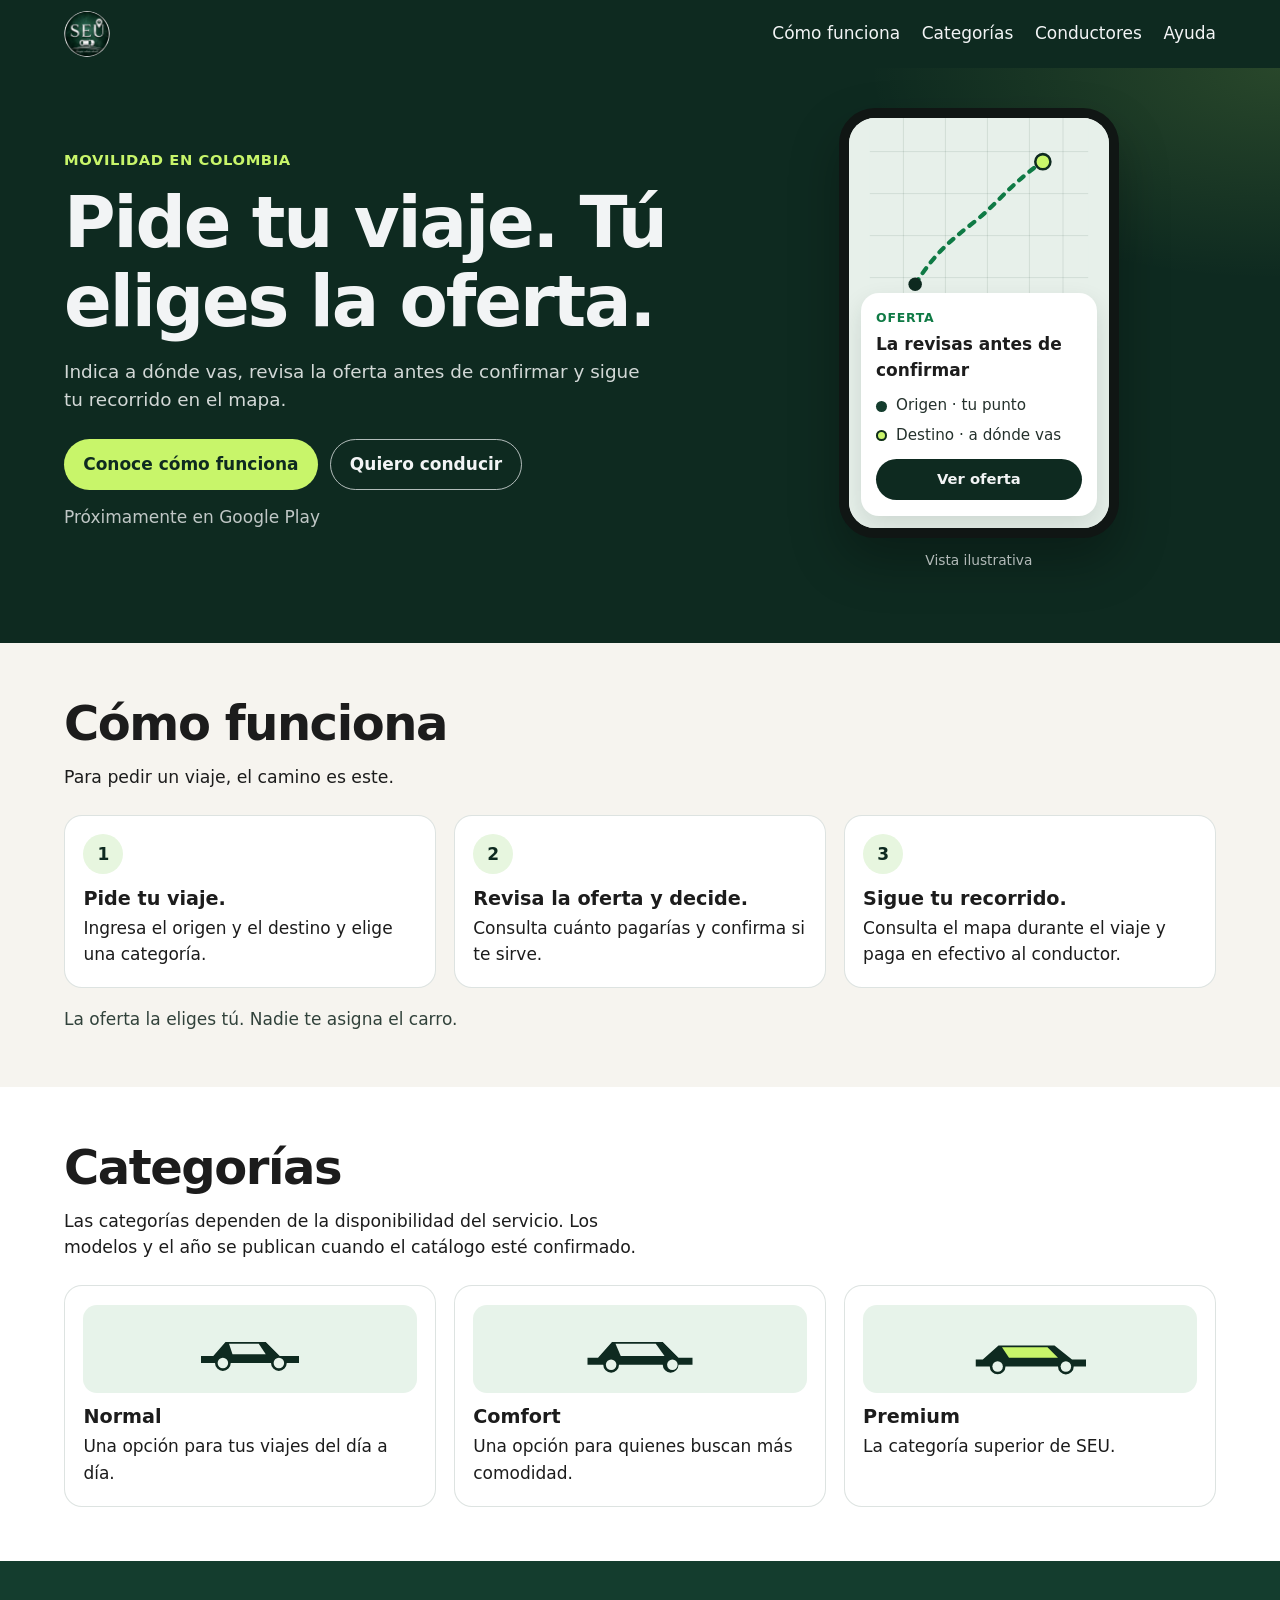
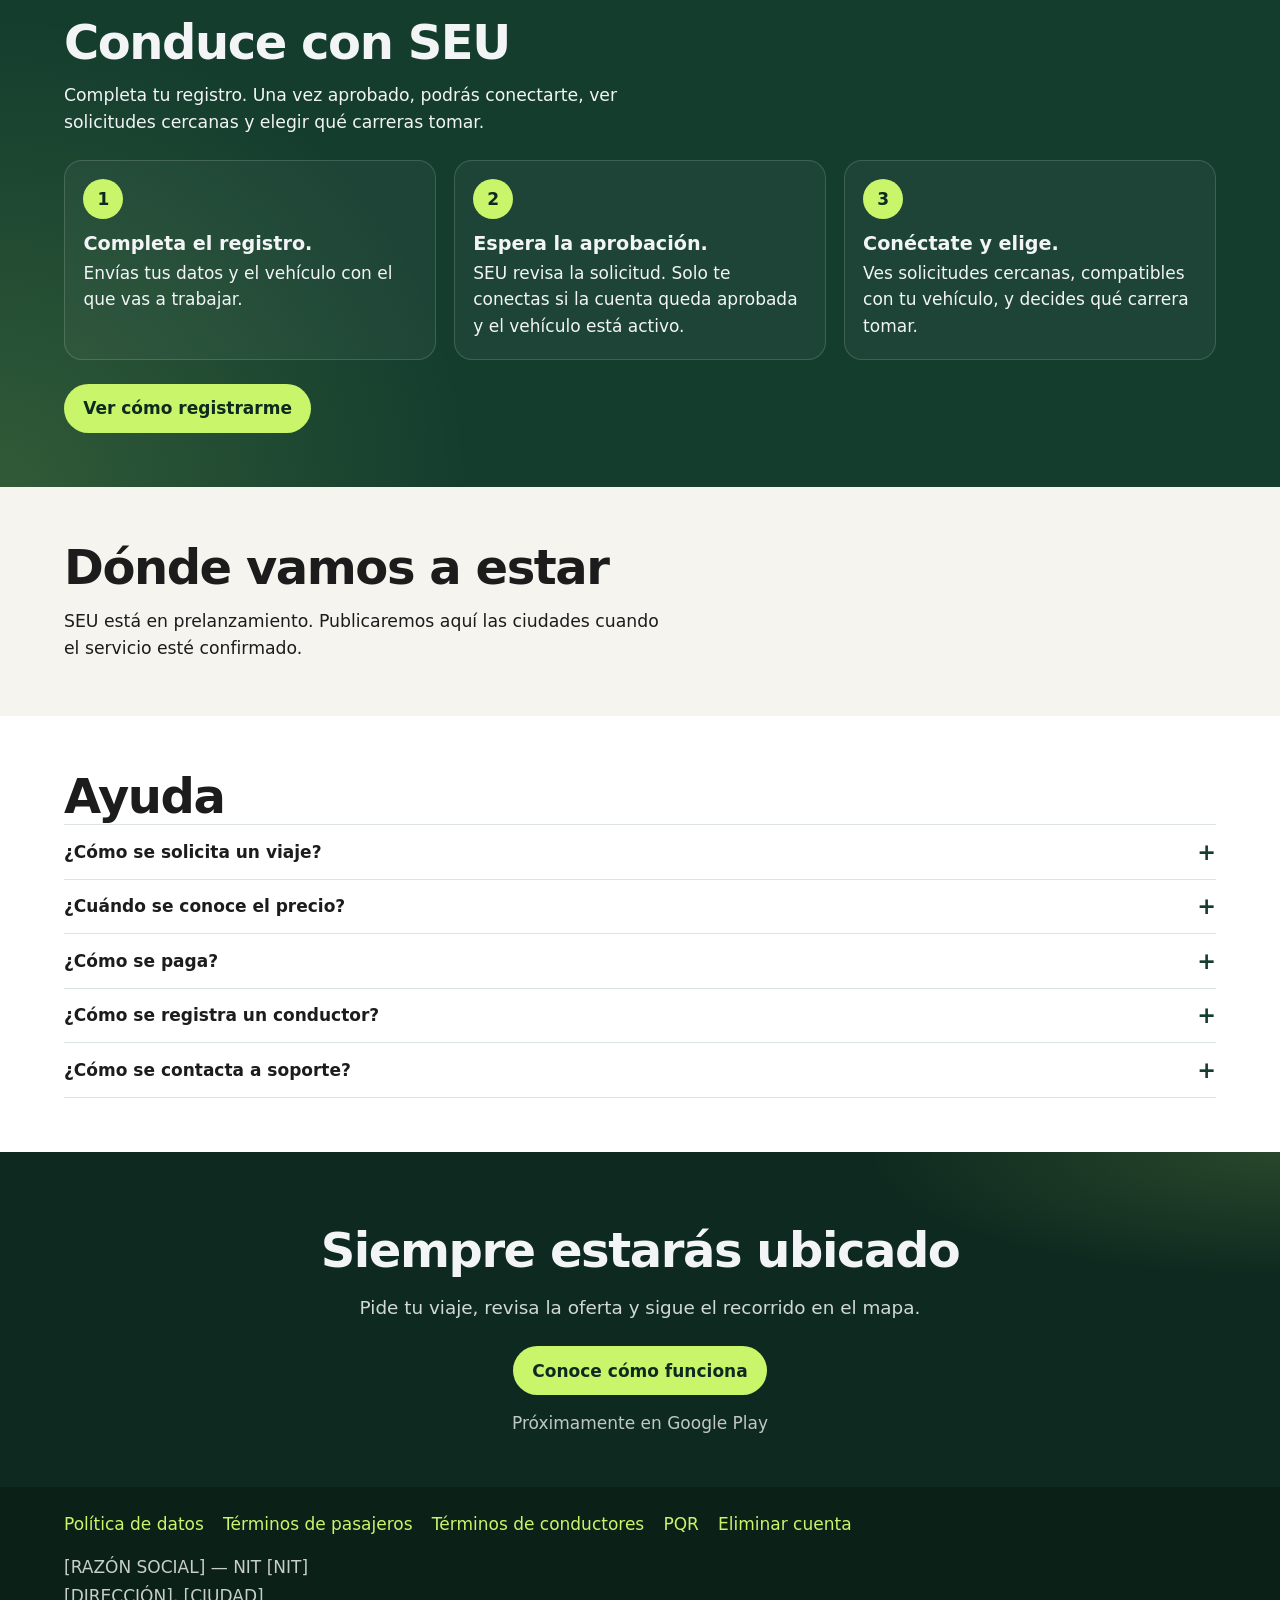
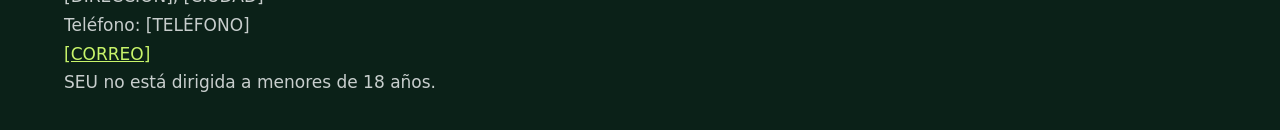
<file: index.html>
<!DOCTYPE html>
<html lang="es">
<head>
  <meta charset="utf-8">
  <meta name="viewport" content="width=device-width, initial-scale=1">
  <title>SEU | App de movilidad en Colombia</title>
  <meta name="description" content="Pide tu viaje en SEU, revisa la oferta antes de confirmar y sigue el recorrido en el mapa. Próximamente en Google Play.">
  <link rel="canonical" href="https://seu-landing.netlify.app/">
  <link rel="icon" href="/img/logo-mark.png" type="image/png">
  <meta name="theme-color" content="#0E2A20">
  <meta property="og:title" content="SEU | App de movilidad en Colombia">
  <meta property="og:description" content="Pide tu viaje, revisa la oferta antes de confirmar y sigue el recorrido en el mapa.">
  <meta property="og:image" content="https://seu-landing.netlify.app/img/og.jpg">
  <meta property="og:url" content="https://seu-landing.netlify.app/">
  <meta property="og:type" content="website">
  <meta property="og:locale" content="es_CO">
  <meta name="twitter:card" content="summary_large_image">
  <meta name="twitter:title" content="SEU | App de movilidad en Colombia">
  <meta name="twitter:description" content="Pide tu viaje, revisa la oferta antes de confirmar y sigue el recorrido en el mapa.">
  <meta name="twitter:image" content="https://seu-landing.netlify.app/img/og.jpg">
  <link rel="stylesheet" href="/css/site.css?v=6">
</head>
<body class="home">
  <a class="skip" href="#contenido">Saltar al contenido</a>
  <header class="topbar">
    <div class="topbar-inner">
      <a class="brand" href="/" aria-label="SEU, ir al inicio">
        <img src="/img/logo-mark.png" alt="" width="46" height="46">
      </a>
      <button class="menu-btn" type="button" data-menu-button aria-expanded="false" aria-controls="menu-principal">Menú</button>
      <nav class="menu" id="menu-principal" data-menu aria-label="Secciones">
        <a href="#como-funciona">Cómo funciona</a>
        <a href="#categorias">Categorías</a>
        <a href="#conductores">Conductores</a>
        <a href="#ayuda">Ayuda</a>
      </nav>
    </div>
  </header>
  <main id="contenido">
    <section class="hero" aria-labelledby="titulo">
      <div class="wrap hero-grid">
        <div>
          <p class="kicker">Movilidad en Colombia</p>
          <h1 id="titulo">Pide tu viaje. Tú eliges la oferta.</h1>
          <p class="lede">Indica a dónde vas, revisa la oferta antes de confirmar y sigue tu recorrido en el mapa.</p>
          <div class="actions">
            <a class="btn-primary" href="#como-funciona" data-store-cta>Conoce cómo funciona</a>
            <a class="btn-ghost" href="#conductores">Quiero conducir</a>
          </div>
          <p class="store-note" data-store-note>Próximamente en Google Play</p>
        </div>
        <div class="phone-wrap">
          <div class="phone" aria-hidden="true">
            <div class="phone-screen">
              <div class="phone-map">
                <svg class="map-svg" width="260" height="210" viewBox="0 0 260 250">
                  <rect width="260" height="250" fill="#e7f0ea"/>
                  <path d="M0 40H260M0 90H260M0 140H260M0 190H260M40 0V250M90 0V250M140 0V250M190 0V250M230 0V250" stroke="#143d2e" stroke-opacity=".12"/>
                  <path class="route" d="M54 198 C 78 160, 96 146, 124 124 S 168 78, 206 52" fill="none" stroke="#0f7a45" stroke-width="5" stroke-linecap="round"/>
                  <circle cx="54" cy="198" r="8" fill="#0e2a20"/>
                  <circle cx="206" cy="52" r="9" fill="#c8f56a" stroke="#0e2a20" stroke-width="3"/>
                </svg>
              </div>
              <div class="sheet-card" aria-hidden="true">
                <p class="sheet-kicker">Oferta</p>
                <p class="sheet-title">La revisas antes de confirmar</p>
                <div class="trip-row"><span class="dot"></span><span>Origen · tu punto</span></div>
                <div class="trip-row"><span class="dot dest"></span><span>Destino · a dónde vas</span></div>
                <span class="fake-action">Ver oferta</span>
              </div>
            </div>
          </div>
          <p class="illus">Vista ilustrativa</p>
        </div>
      </div>
    </section>

    <section class="band band-paper" id="como-funciona" aria-labelledby="como-titulo">
      <div class="wrap">
        <h2 id="como-titulo">Cómo funciona</h2>
        <p class="section-lead">Para pedir un viaje, el camino es este.</p>
        <ol class="steps">
          <li class="step">
            <span class="num" aria-hidden="true">1</span>
            <h3>Pide tu viaje.</h3>
            <p>Ingresa el origen y el destino y elige una categoría.</p>
          </li>
          <li class="step">
            <span class="num" aria-hidden="true">2</span>
            <h3>Revisa la oferta y decide.</h3>
            <p>Consulta cuánto pagarías y confirma si te sirve.</p>
          </li>
          <li class="step">
            <span class="num" aria-hidden="true">3</span>
            <h3>Sigue tu recorrido.</h3>
            <p>Consulta el mapa durante el viaje y paga en efectivo al conductor.</p>
          </li>
        </ol>
        <p class="note">La oferta la eliges tú. Nadie te asigna el carro.</p>
      </div>
    </section>

    <section class="band band-white" id="categorias" aria-labelledby="cat-titulo">
      <div class="wrap">
        <h2 id="cat-titulo">Categorías</h2>
        <p class="section-lead">Las categorías dependen de la disponibilidad del servicio. Los modelos y el año se publican cuando el catálogo esté confirmado.</p>
        <ul class="cards">
          <li class="card">
            <div class="vehicle" aria-hidden="true">
              <svg width="132" height="56" viewBox="0 0 140 64"><path fill="currentColor" d="M16 40h12l14-16h46l16 16h22v8H112a9 9 0 0 1-18 0H48a9 9 0 0 1-18 0H14v-8z"/><circle cx="39" cy="48" r="6" fill="#e7f3ea"/><circle cx="103" cy="48" r="6" fill="#e7f3ea"/><path d="M46 26h34l8 12H50z" fill="#e7f3ea"/></svg>
            </div>
            <h3>Normal</h3>
            <p>Una opción para tus viajes del día a día.</p>
          </li>
          <li class="card">
            <div class="vehicle" aria-hidden="true">
              <svg width="132" height="56" viewBox="0 0 140 64"><path fill="currentColor" d="M12 42h10l16-18h58l18 18h16v8h-16a9 9 0 0 1-18 0H46a9 9 0 0 1-18 0H10v-8z"/><circle cx="37" cy="50" r="6" fill="#e7f3ea"/><circle cx="107" cy="50" r="6" fill="#e7f3ea"/><path d="M42 26h46l10 14H48z" fill="#e7f3ea"/></svg>
            </div>
            <h3>Comfort</h3>
            <p>Una opción para quienes buscan más comodidad.</p>
          </li>
          <li class="card">
            <div class="vehicle" aria-hidden="true">
              <svg width="132" height="56" viewBox="0 0 140 64"><path fill="currentColor" d="M8 44h8l18-16h64l20 16h16v8h-14a9 9 0 0 1-18 0H42a9 9 0 0 1-18 0H8v-8z"/><circle cx="33" cy="52" r="6" fill="#e7f3ea"/><circle cx="111" cy="52" r="6" fill="#e7f3ea"/><path d="M38 30h52l12 12H46z" fill="#c8f56a"/></svg>
            </div>
            <h3>Premium</h3>
            <p>La categoría superior de SEU.</p>
          </li>
        </ul>
      </div>
    </section>

    <section class="band band-deep" id="conductores" aria-labelledby="cond-titulo">
      <div class="wrap">
        <h2 id="cond-titulo">Conduce con SEU</h2>
        <p class="section-lead">Completa tu registro. Una vez aprobado, podrás conectarte, ver solicitudes cercanas y elegir qué carreras tomar.</p>
        <ol class="driver-steps" id="registro-conductor">
          <li class="driver-step">
            <span class="num" aria-hidden="true">1</span>
            <h3>Completa el registro.</h3>
            <p>Envías tus datos y el vehículo con el que vas a trabajar.</p>
          </li>
          <li class="driver-step">
            <span class="num" aria-hidden="true">2</span>
            <h3>Espera la aprobación.</h3>
            <p>SEU revisa la solicitud. Solo te conectas si la cuenta queda aprobada y el vehículo está activo.</p>
          </li>
          <li class="driver-step">
            <span class="num" aria-hidden="true">3</span>
            <h3>Conéctate y elige.</h3>
            <p>Ves solicitudes cercanas, compatibles con tu vehículo, y decides qué carrera tomar.</p>
          </li>
        </ol>
        <div class="actions">
          <a class="btn-primary" href="#registro-conductor" data-driver-cta>Ver cómo registrarme</a>
        </div>
      </div>
    </section>

    <section class="band band-paper" id="disponibilidad" aria-labelledby="ciudad-titulo">
      <div class="wrap">
        <h2 id="ciudad-titulo" data-cities-title>Dónde vamos a estar</h2>
        <div data-cities>
          <p class="section-lead">SEU está en prelanzamiento. Publicaremos aquí las ciudades cuando el servicio esté confirmado.</p>
        </div>
      </div>
    </section>

    <section class="band band-white" id="ayuda" aria-labelledby="ayuda-titulo">
      <div class="wrap faq">
        <h2 id="ayuda-titulo">Ayuda</h2>
        <details>
          <summary>¿Cómo se solicita un viaje?</summary>
          <p>En la app indicas el origen, el destino y la categoría. Ves la oferta y confirmas si te sirve.</p>
        </details>
        <details>
          <summary>¿Cuándo se conoce el precio?</summary>
          <p>Antes de confirmar. La oferta muestra cuánto pagarías y tú decides si la aceptas.</p>
        </details>
        <details>
          <summary>¿Cómo se paga?</summary>
          <p data-pay-answer>En esta versión pagas en efectivo, directo al conductor. El pago en línea se muestra en la app solo cuando esté habilitado.</p>
        </details>
        <details>
          <summary>¿Cómo se registra un conductor?</summary>
          <p>Completas el registro. Cuando SEU aprueba la cuenta y el vehículo está activo, puedes conectarte y elegir las carreras que te sirvan.</p>
        </details>
        <details>
          <summary>¿Cómo se contacta a soporte?</summary>
          <p>Escribe desde <a href="/soporte">PQR</a>. Incluye el correo de tu cuenta y, si lo tienes, el código del viaje (UB-…).</p>
        </details>
      </div>
    </section>

    <section class="closing" aria-labelledby="cierre-titulo">
      <div class="wrap">
        <h2 id="cierre-titulo">Siempre estarás ubicado</h2>
        <p class="lede">Pide tu viaje, revisa la oferta y sigue el recorrido en el mapa.</p>
        <div class="actions">
          <a class="btn-primary" href="#como-funciona" data-store-cta>Conoce cómo funciona</a>
        </div>
        <p class="store-note" data-store-note>Próximamente en Google Play</p>
      </div>
    </section>
  </main>
  <footer class="site-footer">
    <div class="wrap">
      <nav class="legal-nav" aria-label="Información legal">
        <a href="/privacidad">Política de datos</a>
        <a href="/terminos">Términos de pasajeros</a>
        <a href="/terminos-conductores">Términos de conductores</a>
        <a href="/soporte">PQR</a>
        <a href="/eliminar-cuenta">Eliminar cuenta</a>
      </nav>
      <p>[RAZÓN SOCIAL] — NIT [NIT]</p>
      <p>[DIRECCIÓN], [CIUDAD]</p>
      <p>Teléfono: [TELÉFONO]</p>
      <p><a href="mailto:[CORREO]">[CORREO]</a></p>
      <p>SEU no está dirigida a menores de 18 años.</p>
    </div>
  </footer>
  <script src="/js/home.js"></script>
</body>
</html>
</file>
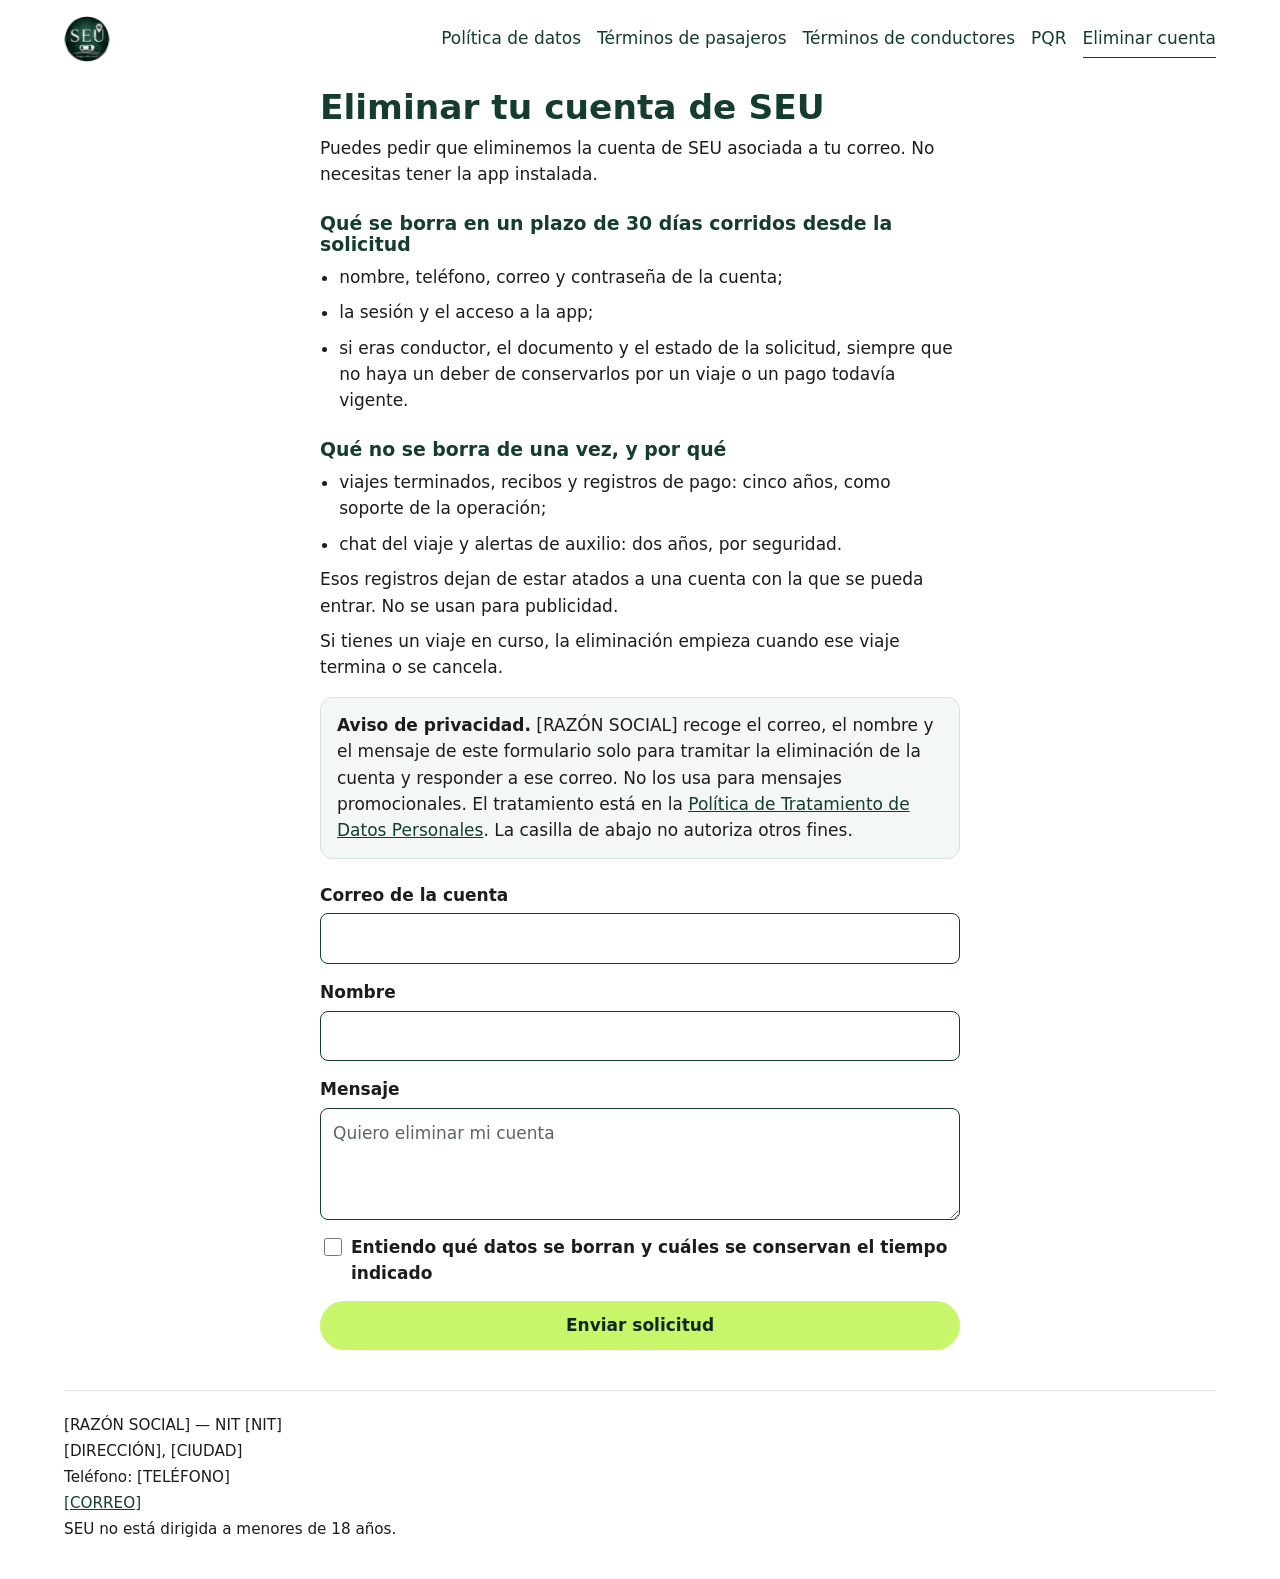
<file: eliminar-cuenta/index.html>
<!DOCTYPE html>
<html lang="es">
<head>
  <meta charset="utf-8">
  <meta name="viewport" content="width=device-width, initial-scale=1">
  <title>Eliminar tu cuenta de SEU</title>
  <meta name="description" content="Pide la eliminación de tu cuenta de SEU sin tener la app instalada.">
  <link rel="canonical" href="https://seu-landing.netlify.app/eliminar-cuenta">
  <link rel="icon" href="/img/logo-mark.png" type="image/png">
  <meta name="theme-color" content="#143D2E">
  <link rel="stylesheet" href="/css/site.css?v=6">
</head>
<body class="page">
  <a class="skip" href="#contenido">Saltar al contenido</a>
  <header class="header">
    <a class="brand" href="/" aria-label="SEU, ir al inicio">
      <img src="/img/logo-mark.png" alt="" width="46" height="46">
    </a>
    <nav class="nav" aria-label="Sitio">
      <a href="/privacidad">Política de datos</a>
      <a href="/terminos">Términos de pasajeros</a>
      <a href="/terminos-conductores">Términos de conductores</a>
      <a href="/soporte">PQR</a>
      <a href="/eliminar-cuenta" aria-current="page">Eliminar cuenta</a>
    </nav>
  </header>
  <main class="sheet" id="contenido">
    <h1>Eliminar tu cuenta de SEU</h1>
    <p>Puedes pedir que eliminemos la cuenta de SEU asociada a tu correo. No necesitas tener la app instalada.</p>
    <h2>Qué se borra en un plazo de 30 días corridos desde la solicitud</h2>
    <ul>
      <li>nombre, teléfono, correo y contraseña de la cuenta;</li>
      <li>la sesión y el acceso a la app;</li>
      <li>si eras conductor, el documento y el estado de la solicitud, siempre que no haya un deber de conservarlos por un viaje o un pago todavía vigente.</li>
    </ul>
    <h2>Qué no se borra de una vez, y por qué</h2>
    <ul>
      <li>viajes terminados, recibos y registros de pago: cinco años, como soporte de la operación;</li>
      <li>chat del viaje y alertas de auxilio: dos años, por seguridad.</li>
    </ul>
    <p>Esos registros dejan de estar atados a una cuenta con la que se pueda entrar. No se usan para publicidad.</p>
    <p>Si tienes un viaje en curso, la eliminación empieza cuando ese viaje termina o se cancela.</p>

    <aside class="notice" aria-label="Aviso de privacidad">
      <p><strong>Aviso de privacidad.</strong> [RAZÓN SOCIAL] recoge el correo, el nombre y el mensaje de este formulario solo para tramitar la eliminación de la cuenta y responder a ese correo. No los usa para mensajes promocionales. El tratamiento está en la <a href="/privacidad">Política de Tratamiento de Datos Personales</a>. La casilla de abajo no autoriza otros fines.</p>
    </aside>
    <form class="form" name="eliminar-cuenta" method="POST" action="/eliminar-cuenta/recibido/" data-netlify="true" data-netlify-honeypot="bot-field" data-delete-form>
      <p class="hp" aria-hidden="true">
        <label>No llenar este campo <input name="bot-field" tabindex="-1" autocomplete="off"></label>
      </p>
      <input type="hidden" name="form-name" value="eliminar-cuenta">
      <label>
        Correo de la cuenta
        <input type="email" name="correo" autocomplete="email" required>
      </label>
      <label>
        Nombre
        <input type="text" name="nombre" autocomplete="name" required>
      </label>
      <label>
        Mensaje
        <textarea name="mensaje" placeholder="Quiero eliminar mi cuenta"></textarea>
      </label>
      <label class="check">
        <input type="checkbox" name="confirmacion" value="si" required>
        <span>Entiendo qué datos se borran y cuáles se conservan el tiempo indicado</span>
      </label>
      <button class="btn" type="submit">Enviar solicitud</button>
    </form>
    <p class="ok" data-delete-done hidden tabindex="-1">Recibimos tu solicitud. Te escribiremos a ese correo. El plazo máximo es de 30 días corridos.</p>
  </main>
  <footer class="footer">
    <p>[RAZÓN SOCIAL] — NIT [NIT]</p>
    <p>[DIRECCIÓN], [CIUDAD]</p>
    <p>Teléfono: [TELÉFONO]</p>
    <p><a href="mailto:[CORREO]">[CORREO]</a></p>
    <p>SEU no está dirigida a menores de 18 años.</p>
  </footer>
  <script src="/js/eliminar-cuenta.js"></script>
</body>
</html>
</file>
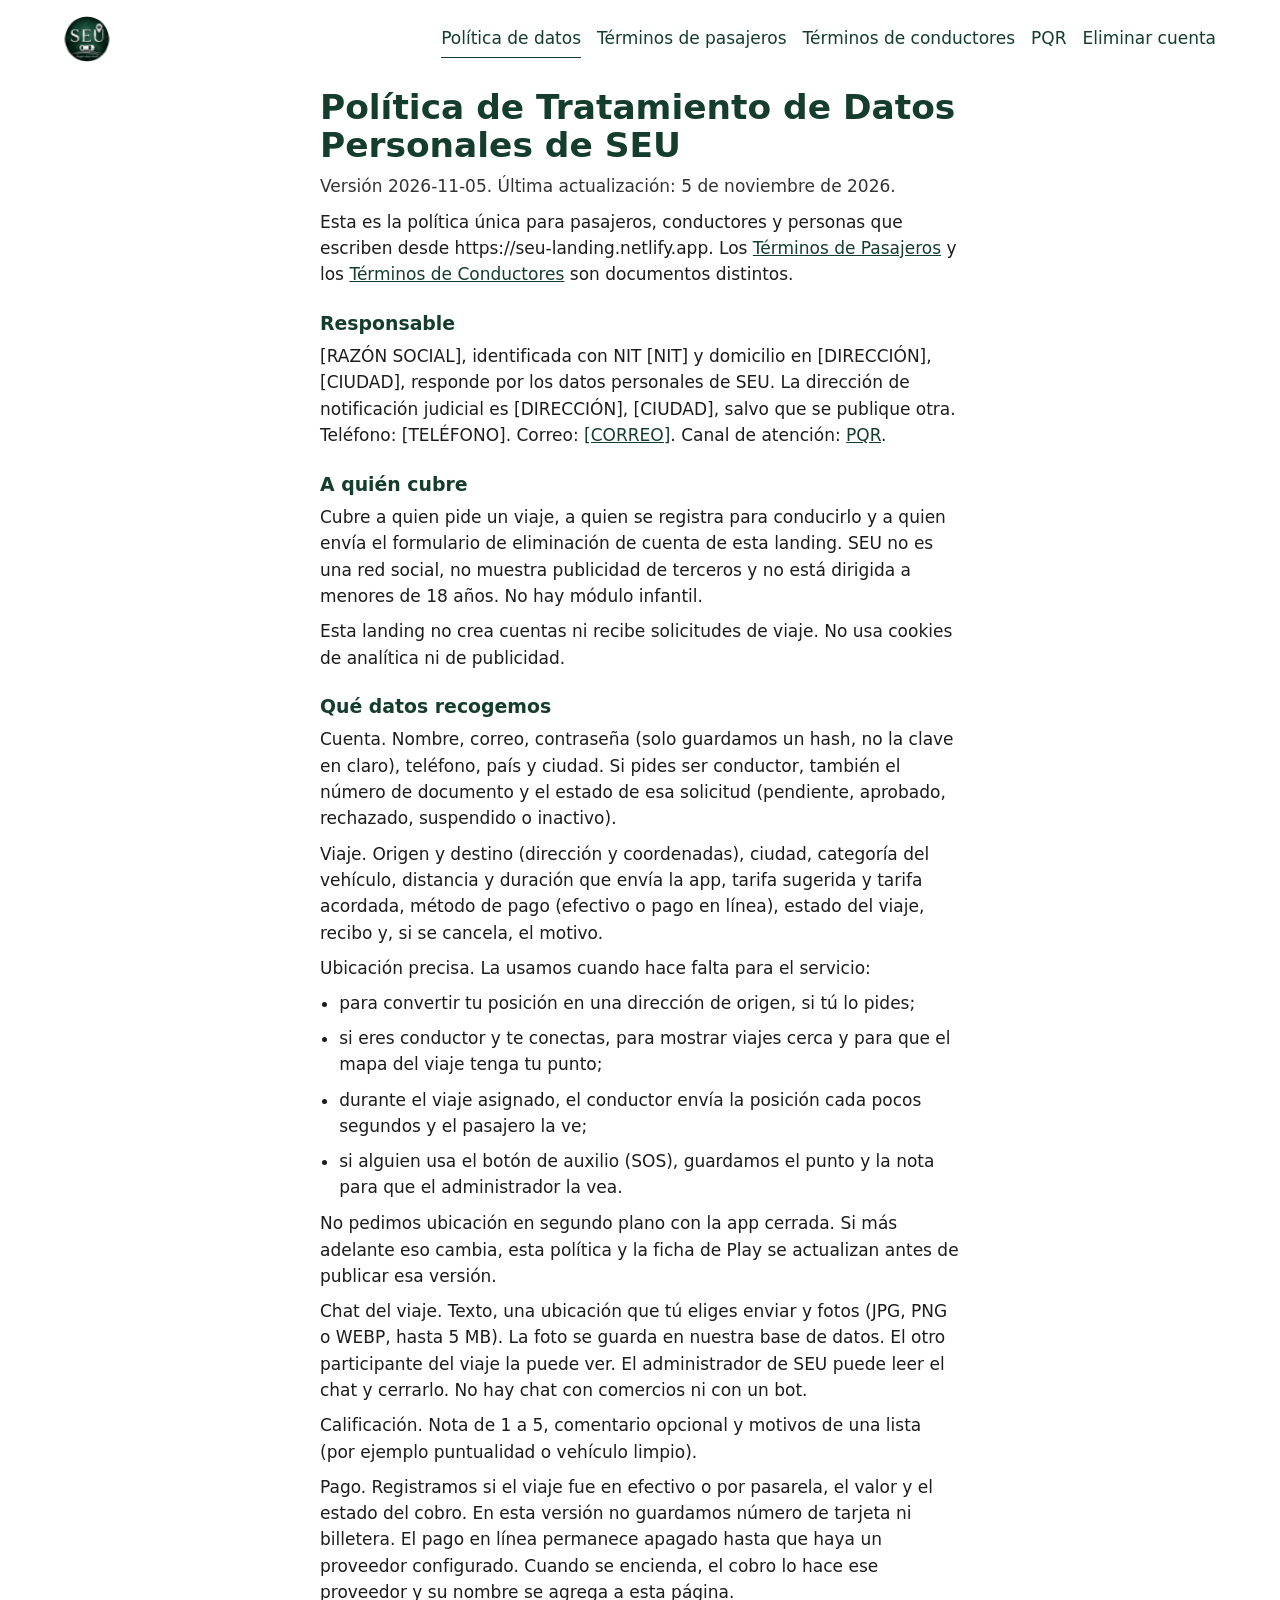
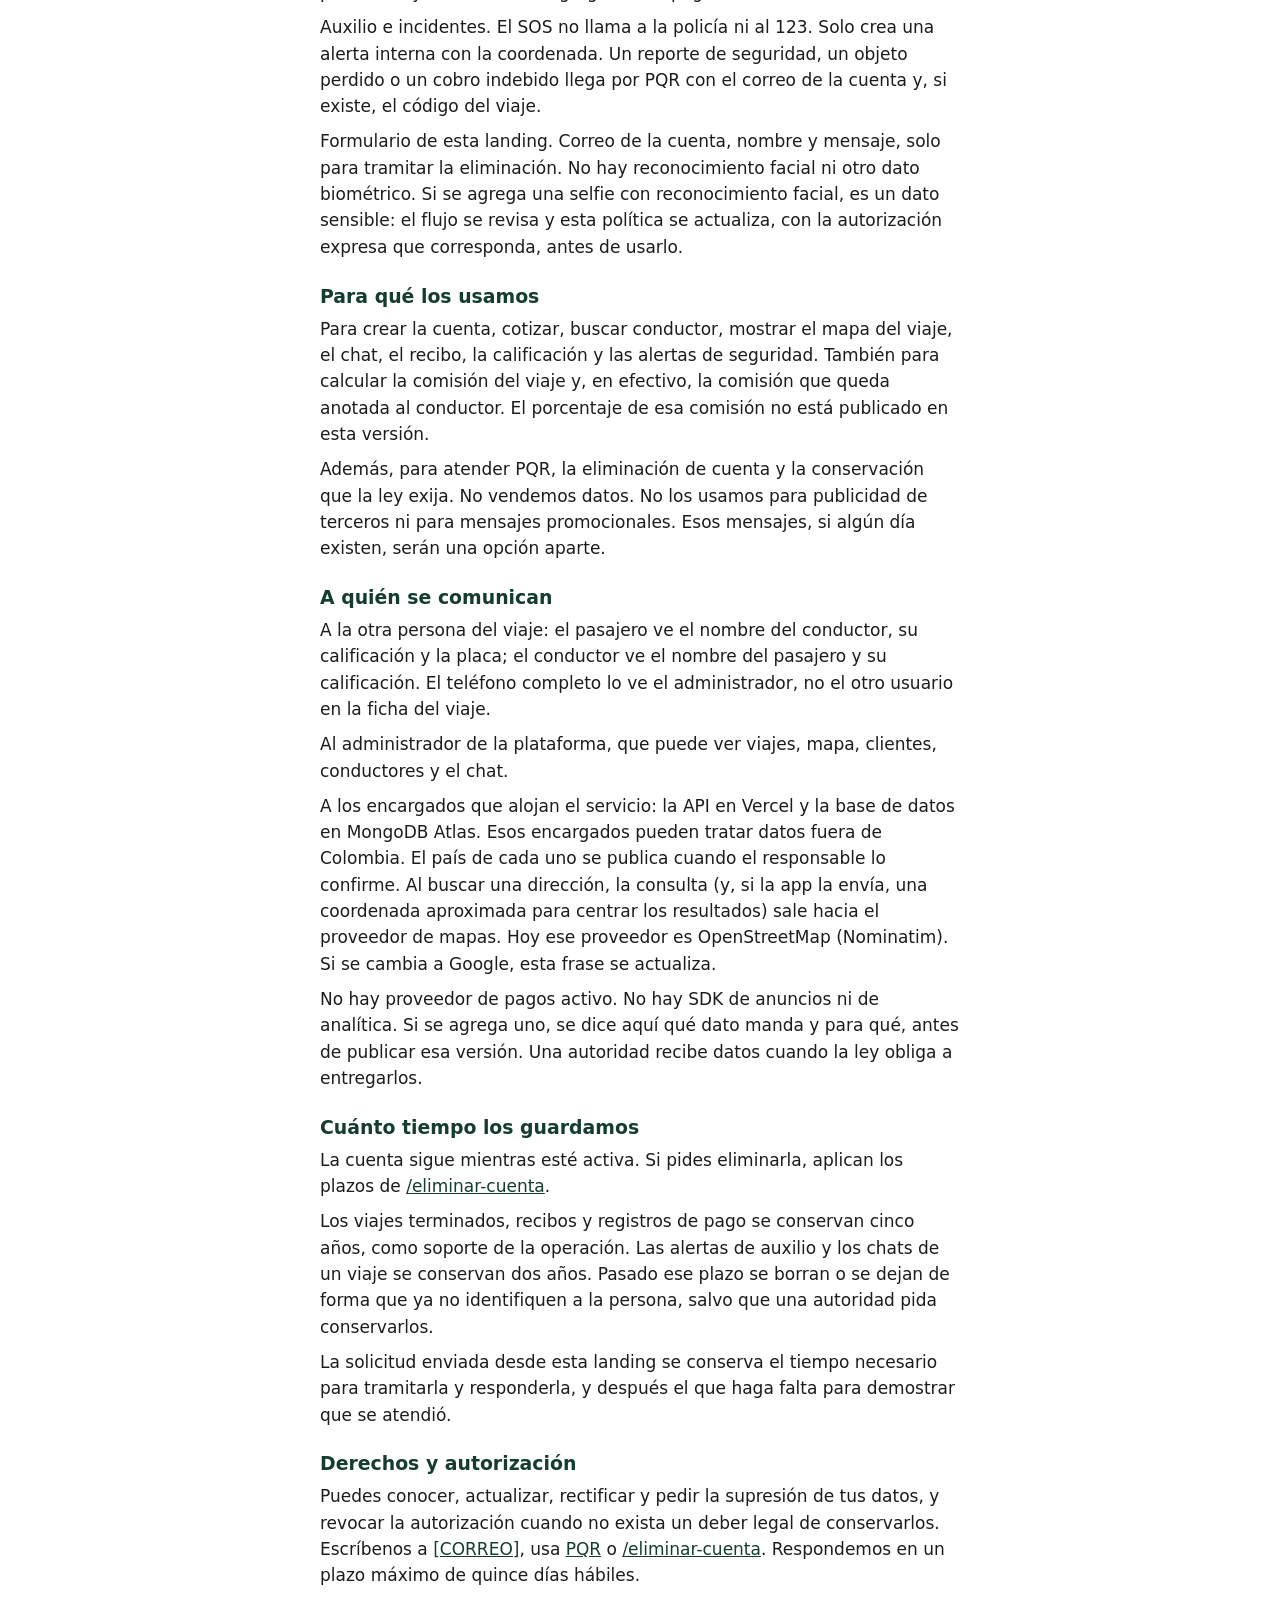
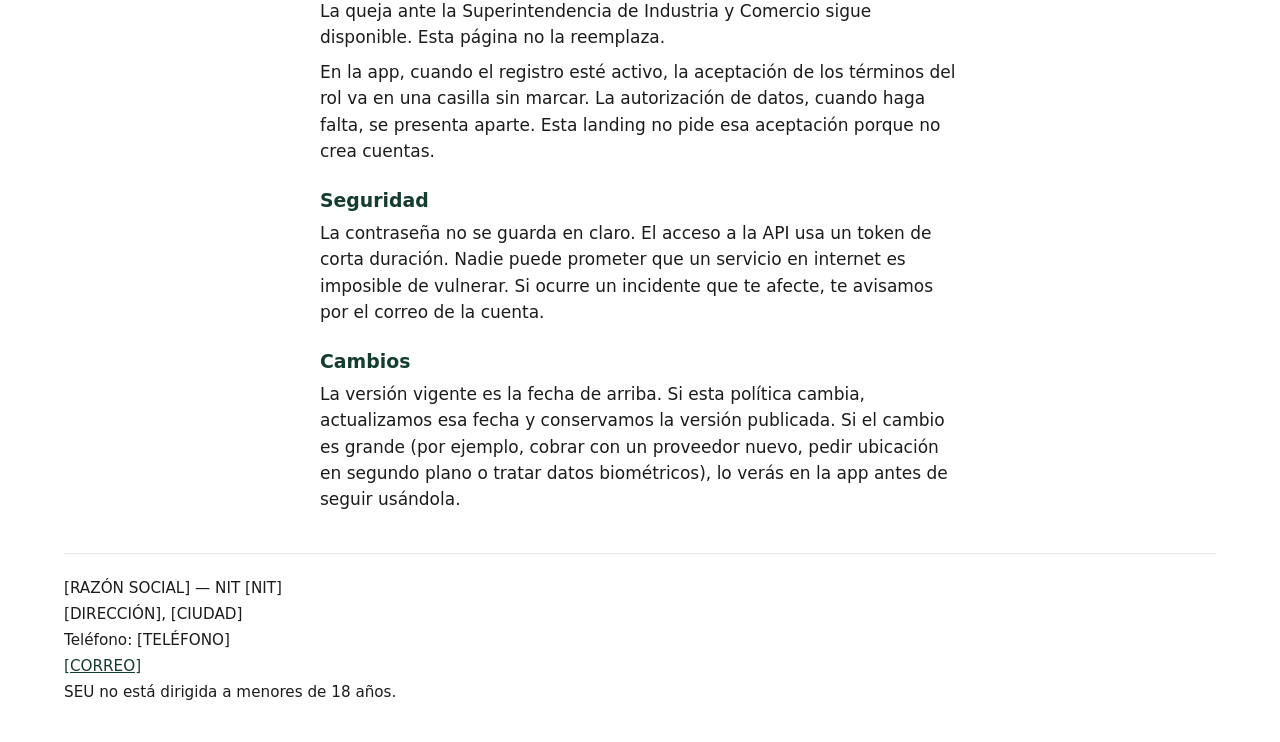
<file: privacidad/index.html>
<!DOCTYPE html>
<html lang="es">
<head>
  <meta charset="utf-8">
  <meta name="viewport" content="width=device-width, initial-scale=1">
  <title>Política de Tratamiento de Datos Personales de SEU</title>
  <meta name="description" content="Política de Tratamiento de Datos Personales de SEU para pasajeros, conductores y quienes escriben desde la landing.">
  <link rel="canonical" href="https://seu-landing.netlify.app/privacidad">
  <link rel="icon" href="/img/logo-mark.png" type="image/png">
  <meta name="theme-color" content="#143D2E">
  <link rel="stylesheet" href="/css/site.css?v=6">
</head>
<body class="page">
  <a class="skip" href="#contenido">Saltar al contenido</a>
  <header class="header">
    <a class="brand" href="/" aria-label="SEU, ir al inicio">
      <img src="/img/logo-mark.png" alt="" width="46" height="46">
    </a>
    <nav class="nav" aria-label="Sitio">
      <a href="/privacidad" aria-current="page">Política de datos</a>
      <a href="/terminos">Términos de pasajeros</a>
      <a href="/terminos-conductores">Términos de conductores</a>
      <a href="/soporte">PQR</a>
      <a href="/eliminar-cuenta">Eliminar cuenta</a>
    </nav>
  </header>
  <main class="sheet" id="contenido">
    <h1>Política de Tratamiento de Datos Personales de SEU</h1>
    <p class="updated">Versión <time datetime="2026-11-05">2026-11-05</time>. Última actualización: 5 de noviembre de 2026.</p>
    <p>Esta es la política única para pasajeros, conductores y personas que escriben desde https://seu-landing.netlify.app. Los <a href="/terminos">Términos de Pasajeros</a> y los <a href="/terminos-conductores">Términos de Conductores</a> son documentos distintos.</p>

    <h2>Responsable</h2>
    <p>[RAZÓN SOCIAL], identificada con NIT [NIT] y domicilio en [DIRECCIÓN], [CIUDAD], responde por los datos personales de SEU. La dirección de notificación judicial es [DIRECCIÓN], [CIUDAD], salvo que se publique otra. Teléfono: [TELÉFONO]. Correo: <a href="mailto:[CORREO]">[CORREO]</a>. Canal de atención: <a href="/soporte">PQR</a>.</p>

    <h2>A quién cubre</h2>
    <p>Cubre a quien pide un viaje, a quien se registra para conducirlo y a quien envía el formulario de eliminación de cuenta de esta landing. SEU no es una red social, no muestra publicidad de terceros y no está dirigida a menores de 18 años. No hay módulo infantil.</p>
    <p>Esta landing no crea cuentas ni recibe solicitudes de viaje. No usa cookies de analítica ni de publicidad.</p>

    <h2>Qué datos recogemos</h2>
    <p>Cuenta. Nombre, correo, contraseña (solo guardamos un hash, no la clave en claro), teléfono, país y ciudad. Si pides ser conductor, también el número de documento y el estado de esa solicitud (pendiente, aprobado, rechazado, suspendido o inactivo).</p>
    <p>Viaje. Origen y destino (dirección y coordenadas), ciudad, categoría del vehículo, distancia y duración que envía la app, tarifa sugerida y tarifa acordada, método de pago (efectivo o pago en línea), estado del viaje, recibo y, si se cancela, el motivo.</p>
    <p>Ubicación precisa. La usamos cuando hace falta para el servicio:</p>
    <ul>
      <li>para convertir tu posición en una dirección de origen, si tú lo pides;</li>
      <li>si eres conductor y te conectas, para mostrar viajes cerca y para que el mapa del viaje tenga tu punto;</li>
      <li>durante el viaje asignado, el conductor envía la posición cada pocos segundos y el pasajero la ve;</li>
      <li>si alguien usa el botón de auxilio (SOS), guardamos el punto y la nota para que el administrador la vea.</li>
    </ul>
    <p>No pedimos ubicación en segundo plano con la app cerrada. Si más adelante eso cambia, esta política y la ficha de Play se actualizan antes de publicar esa versión.</p>
    <p>Chat del viaje. Texto, una ubicación que tú eliges enviar y fotos (JPG, PNG o WEBP, hasta 5 MB). La foto se guarda en nuestra base de datos. El otro participante del viaje la puede ver. El administrador de SEU puede leer el chat y cerrarlo. No hay chat con comercios ni con un bot.</p>
    <p>Calificación. Nota de 1 a 5, comentario opcional y motivos de una lista (por ejemplo puntualidad o vehículo limpio).</p>
    <p>Pago. Registramos si el viaje fue en efectivo o por pasarela, el valor y el estado del cobro. En esta versión no guardamos número de tarjeta ni billetera. El pago en línea permanece apagado hasta que haya un proveedor configurado. Cuando se encienda, el cobro lo hace ese proveedor y su nombre se agrega a esta página.</p>
    <p>Auxilio e incidentes. El SOS no llama a la policía ni al 123. Solo crea una alerta interna con la coordenada. Un reporte de seguridad, un objeto perdido o un cobro indebido llega por PQR con el correo de la cuenta y, si existe, el código del viaje.</p>
    <p>Formulario de esta landing. Correo de la cuenta, nombre y mensaje, solo para tramitar la eliminación. No hay reconocimiento facial ni otro dato biométrico. Si se agrega una selfie con reconocimiento facial, es un dato sensible: el flujo se revisa y esta política se actualiza, con la autorización expresa que corresponda, antes de usarlo.</p>

    <h2>Para qué los usamos</h2>
    <p>Para crear la cuenta, cotizar, buscar conductor, mostrar el mapa del viaje, el chat, el recibo, la calificación y las alertas de seguridad. También para calcular la comisión del viaje y, en efectivo, la comisión que queda anotada al conductor. El porcentaje de esa comisión no está publicado en esta versión.</p>
    <p>Además, para atender PQR, la eliminación de cuenta y la conservación que la ley exija. No vendemos datos. No los usamos para publicidad de terceros ni para mensajes promocionales. Esos mensajes, si algún día existen, serán una opción aparte.</p>

    <h2>A quién se comunican</h2>
    <p>A la otra persona del viaje: el pasajero ve el nombre del conductor, su calificación y la placa; el conductor ve el nombre del pasajero y su calificación. El teléfono completo lo ve el administrador, no el otro usuario en la ficha del viaje.</p>
    <p>Al administrador de la plataforma, que puede ver viajes, mapa, clientes, conductores y el chat.</p>
    <p>A los encargados que alojan el servicio: la API en Vercel y la base de datos en MongoDB Atlas. Esos encargados pueden tratar datos fuera de Colombia. El país de cada uno se publica cuando el responsable lo confirme. Al buscar una dirección, la consulta (y, si la app la envía, una coordenada aproximada para centrar los resultados) sale hacia el proveedor de mapas. Hoy ese proveedor es OpenStreetMap (Nominatim). Si se cambia a Google, esta frase se actualiza.</p>
    <p>No hay proveedor de pagos activo. No hay SDK de anuncios ni de analítica. Si se agrega uno, se dice aquí qué dato manda y para qué, antes de publicar esa versión. Una autoridad recibe datos cuando la ley obliga a entregarlos.</p>

    <h2>Cuánto tiempo los guardamos</h2>
    <p>La cuenta sigue mientras esté activa. Si pides eliminarla, aplican los plazos de <a href="/eliminar-cuenta">/eliminar-cuenta</a>.</p>
    <p>Los viajes terminados, recibos y registros de pago se conservan cinco años, como soporte de la operación. Las alertas de auxilio y los chats de un viaje se conservan dos años. Pasado ese plazo se borran o se dejan de forma que ya no identifiquen a la persona, salvo que una autoridad pida conservarlos.</p>
    <p>La solicitud enviada desde esta landing se conserva el tiempo necesario para tramitarla y responderla, y después el que haga falta para demostrar que se atendió.</p>

    <h2>Derechos y autorización</h2>
    <p>Puedes conocer, actualizar, rectificar y pedir la supresión de tus datos, y revocar la autorización cuando no exista un deber legal de conservarlos. Escríbenos a <a href="mailto:[CORREO]">[CORREO]</a>, usa <a href="/soporte">PQR</a> o <a href="/eliminar-cuenta">/eliminar-cuenta</a>. Respondemos en un plazo máximo de quince días hábiles.</p>
    <p>La queja ante la Superintendencia de Industria y Comercio sigue disponible. Esta página no la reemplaza.</p>
    <p>En la app, cuando el registro esté activo, la aceptación de los términos del rol va en una casilla sin marcar. La autorización de datos, cuando haga falta, se presenta aparte. Esta landing no pide esa aceptación porque no crea cuentas.</p>

    <h2>Seguridad</h2>
    <p>La contraseña no se guarda en claro. El acceso a la API usa un token de corta duración. Nadie puede prometer que un servicio en internet es imposible de vulnerar. Si ocurre un incidente que te afecte, te avisamos por el correo de la cuenta.</p>

    <h2>Cambios</h2>
    <p>La versión vigente es la fecha de arriba. Si esta política cambia, actualizamos esa fecha y conservamos la versión publicada. Si el cambio es grande (por ejemplo, cobrar con un proveedor nuevo, pedir ubicación en segundo plano o tratar datos biométricos), lo verás en la app antes de seguir usándola.</p>
  </main>
  <footer class="footer">
    <p>[RAZÓN SOCIAL] — NIT [NIT]</p>
    <p>[DIRECCIÓN], [CIUDAD]</p>
    <p>Teléfono: [TELÉFONO]</p>
    <p><a href="mailto:[CORREO]">[CORREO]</a></p>
    <p>SEU no está dirigida a menores de 18 años.</p>
  </footer>
</body>
</html>
</file>
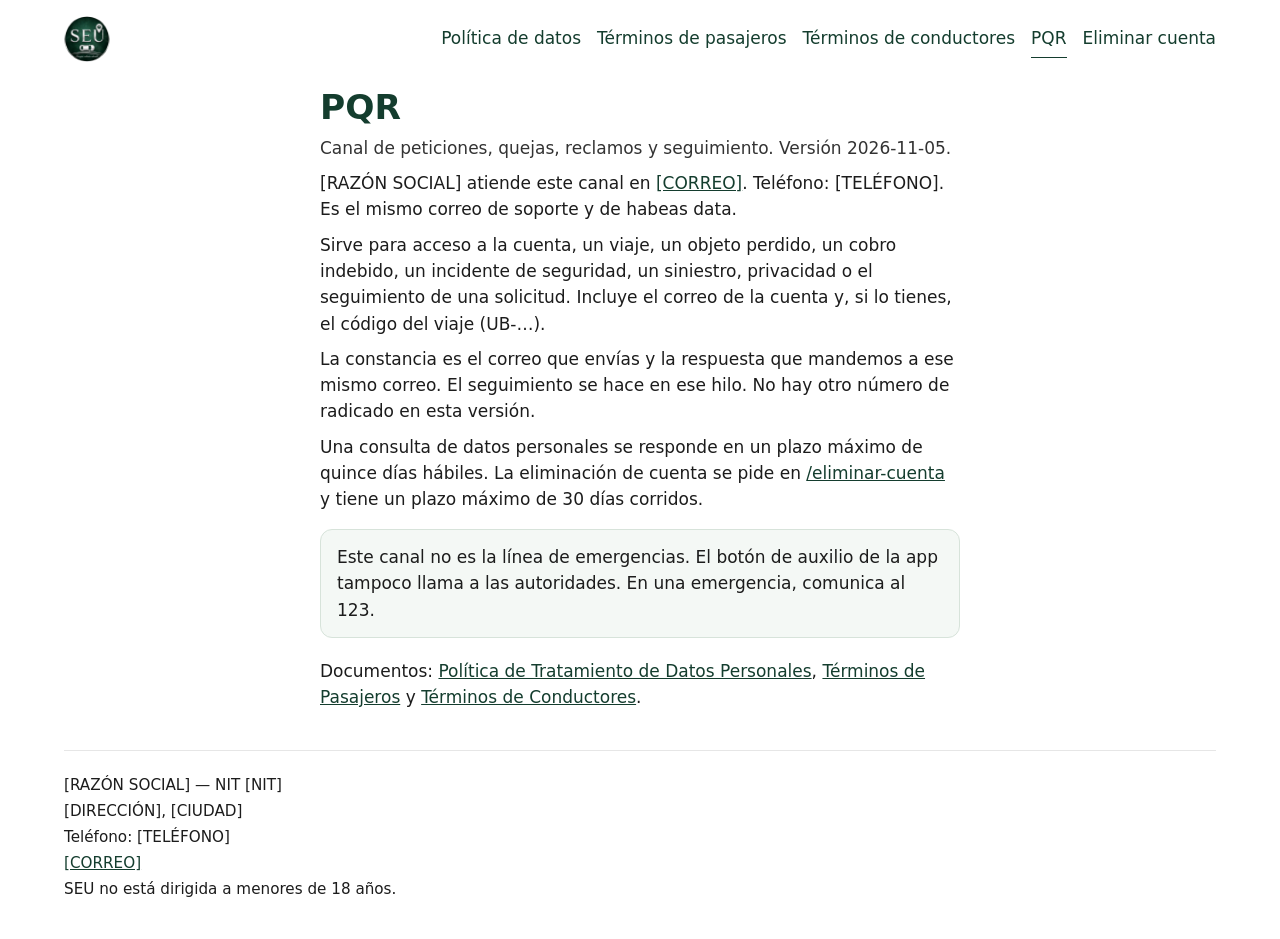
<file: soporte/index.html>
<!DOCTYPE html>
<html lang="es">
<head>
  <meta charset="utf-8">
  <meta name="viewport" content="width=device-width, initial-scale=1">
  <title>PQR — SEU</title>
  <meta name="description" content="Canal de peticiones, quejas y reclamos de SEU, con constancia por correo.">
  <link rel="canonical" href="https://seu-landing.netlify.app/soporte">
  <link rel="icon" href="/img/logo-mark.png" type="image/png">
  <meta name="theme-color" content="#143D2E">
  <link rel="stylesheet" href="/css/site.css?v=6">
</head>
<body class="page">
  <a class="skip" href="#contenido">Saltar al contenido</a>
  <header class="header">
    <a class="brand" href="/" aria-label="SEU, ir al inicio">
      <img src="/img/logo-mark.png" alt="" width="46" height="46">
    </a>
    <nav class="nav" aria-label="Sitio">
      <a href="/privacidad">Política de datos</a>
      <a href="/terminos">Términos de pasajeros</a>
      <a href="/terminos-conductores">Términos de conductores</a>
      <a href="/soporte" aria-current="page">PQR</a>
      <a href="/eliminar-cuenta">Eliminar cuenta</a>
    </nav>
  </header>
  <main class="sheet" id="contenido">
    <h1>PQR</h1>
    <p class="updated">Canal de peticiones, quejas, reclamos y seguimiento. Versión <time datetime="2026-11-05">2026-11-05</time>.</p>
    <p>[RAZÓN SOCIAL] atiende este canal en <a href="mailto:[CORREO]">[CORREO]</a>. Teléfono: [TELÉFONO]. Es el mismo correo de soporte y de habeas data.</p>
    <p>Sirve para acceso a la cuenta, un viaje, un objeto perdido, un cobro indebido, un incidente de seguridad, un siniestro, privacidad o el seguimiento de una solicitud. Incluye el correo de la cuenta y, si lo tienes, el código del viaje (UB-…).</p>
    <p>La constancia es el correo que envías y la respuesta que mandemos a ese mismo correo. El seguimiento se hace en ese hilo. No hay otro número de radicado en esta versión.</p>
    <p>Una consulta de datos personales se responde en un plazo máximo de quince días hábiles. La eliminación de cuenta se pide en <a href="/eliminar-cuenta">/eliminar-cuenta</a> y tiene un plazo máximo de 30 días corridos.</p>
    <div class="notice">
      <p>Este canal no es la línea de emergencias. El botón de auxilio de la app tampoco llama a las autoridades. En una emergencia, comunica al 123.</p>
    </div>
    <p>Documentos: <a href="/privacidad">Política de Tratamiento de Datos Personales</a>, <a href="/terminos">Términos de Pasajeros</a> y <a href="/terminos-conductores">Términos de Conductores</a>.</p>
  </main>
  <footer class="footer">
    <p>[RAZÓN SOCIAL] — NIT [NIT]</p>
    <p>[DIRECCIÓN], [CIUDAD]</p>
    <p>Teléfono: [TELÉFONO]</p>
    <p><a href="mailto:[CORREO]">[CORREO]</a></p>
    <p>SEU no está dirigida a menores de 18 años.</p>
  </footer>
</body>
</html>
</file>
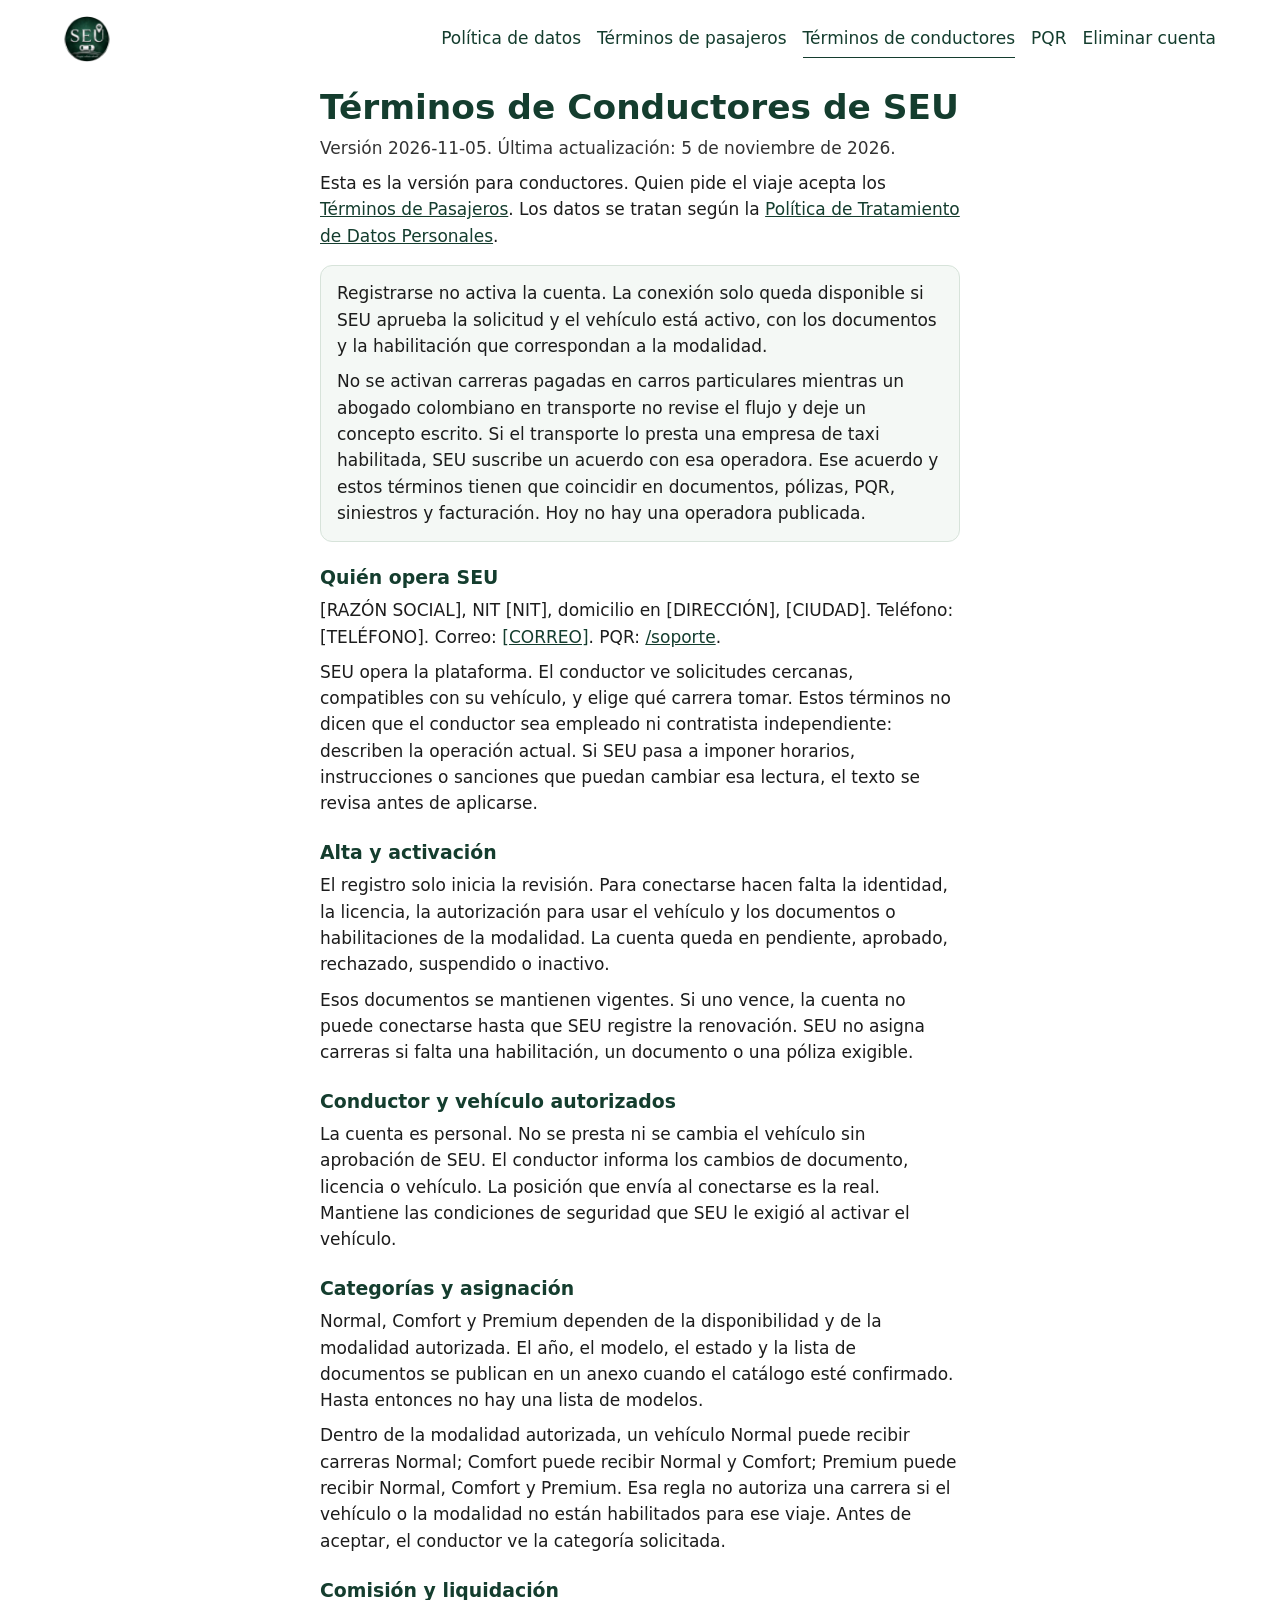
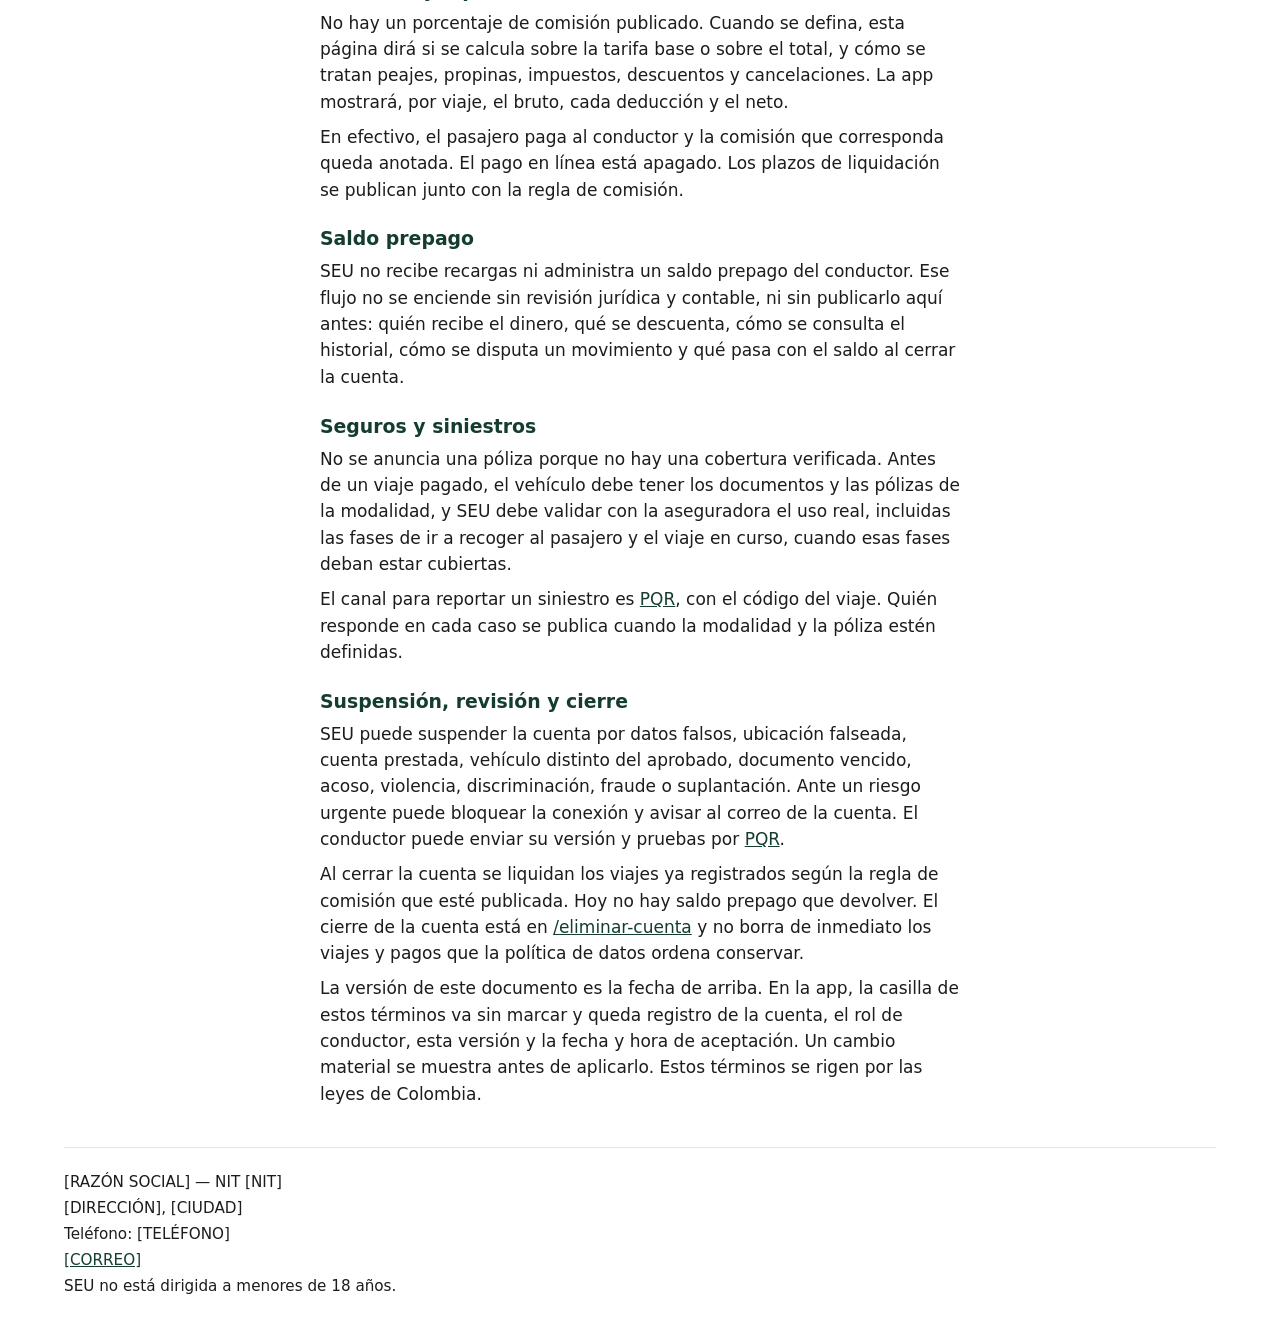
<file: terminos-conductores/index.html>
<!DOCTYPE html>
<html lang="es">
<head>
  <meta charset="utf-8">
  <meta name="viewport" content="width=device-width, initial-scale=1">
  <title>Términos de Conductores de SEU</title>
  <meta name="description" content="Términos de Conductores de SEU: activación, vehículo, categorías, comisión, seguros y cierre de cuenta.">
  <link rel="canonical" href="https://seu-landing.netlify.app/terminos-conductores">
  <link rel="icon" href="/img/logo-mark.png" type="image/png">
  <meta name="theme-color" content="#143D2E">
  <link rel="stylesheet" href="/css/site.css?v=6">
</head>
<body class="page">
  <a class="skip" href="#contenido">Saltar al contenido</a>
  <header class="header">
    <a class="brand" href="/" aria-label="SEU, ir al inicio">
      <img src="/img/logo-mark.png" alt="" width="46" height="46">
    </a>
    <nav class="nav" aria-label="Sitio">
      <a href="/privacidad">Política de datos</a>
      <a href="/terminos">Términos de pasajeros</a>
      <a href="/terminos-conductores" aria-current="page">Términos de conductores</a>
      <a href="/soporte">PQR</a>
      <a href="/eliminar-cuenta">Eliminar cuenta</a>
    </nav>
  </header>
  <main class="sheet" id="contenido">
    <h1>Términos de Conductores de SEU</h1>
    <p class="updated">Versión <time datetime="2026-11-05">2026-11-05</time>. Última actualización: 5 de noviembre de 2026.</p>
    <p>Esta es la versión para conductores. Quien pide el viaje acepta los <a href="/terminos">Términos de Pasajeros</a>. Los datos se tratan según la <a href="/privacidad">Política de Tratamiento de Datos Personales</a>.</p>
    <div class="notice">
      <p>Registrarse no activa la cuenta. La conexión solo queda disponible si SEU aprueba la solicitud y el vehículo está activo, con los documentos y la habilitación que correspondan a la modalidad.</p>
      <p>No se activan carreras pagadas en carros particulares mientras un abogado colombiano en transporte no revise el flujo y deje un concepto escrito. Si el transporte lo presta una empresa de taxi habilitada, SEU suscribe un acuerdo con esa operadora. Ese acuerdo y estos términos tienen que coincidir en documentos, pólizas, PQR, siniestros y facturación. Hoy no hay una operadora publicada.</p>
    </div>

    <h2>Quién opera SEU</h2>
    <p>[RAZÓN SOCIAL], NIT [NIT], domicilio en [DIRECCIÓN], [CIUDAD]. Teléfono: [TELÉFONO]. Correo: <a href="mailto:[CORREO]">[CORREO]</a>. PQR: <a href="/soporte">/soporte</a>.</p>
    <p>SEU opera la plataforma. El conductor ve solicitudes cercanas, compatibles con su vehículo, y elige qué carrera tomar. Estos términos no dicen que el conductor sea empleado ni contratista independiente: describen la operación actual. Si SEU pasa a imponer horarios, instrucciones o sanciones que puedan cambiar esa lectura, el texto se revisa antes de aplicarse.</p>

    <h2>Alta y activación</h2>
    <p>El registro solo inicia la revisión. Para conectarse hacen falta la identidad, la licencia, la autorización para usar el vehículo y los documentos o habilitaciones de la modalidad. La cuenta queda en pendiente, aprobado, rechazado, suspendido o inactivo.</p>
    <p>Esos documentos se mantienen vigentes. Si uno vence, la cuenta no puede conectarse hasta que SEU registre la renovación. SEU no asigna carreras si falta una habilitación, un documento o una póliza exigible.</p>

    <h2>Conductor y vehículo autorizados</h2>
    <p>La cuenta es personal. No se presta ni se cambia el vehículo sin aprobación de SEU. El conductor informa los cambios de documento, licencia o vehículo. La posición que envía al conectarse es la real. Mantiene las condiciones de seguridad que SEU le exigió al activar el vehículo.</p>

    <h2>Categorías y asignación</h2>
    <p>Normal, Comfort y Premium dependen de la disponibilidad y de la modalidad autorizada. El año, el modelo, el estado y la lista de documentos se publican en un anexo cuando el catálogo esté confirmado. Hasta entonces no hay una lista de modelos.</p>
    <p>Dentro de la modalidad autorizada, un vehículo Normal puede recibir carreras Normal; Comfort puede recibir Normal y Comfort; Premium puede recibir Normal, Comfort y Premium. Esa regla no autoriza una carrera si el vehículo o la modalidad no están habilitados para ese viaje. Antes de aceptar, el conductor ve la categoría solicitada.</p>

    <h2>Comisión y liquidación</h2>
    <p>No hay un porcentaje de comisión publicado. Cuando se defina, esta página dirá si se calcula sobre la tarifa base o sobre el total, y cómo se tratan peajes, propinas, impuestos, descuentos y cancelaciones. La app mostrará, por viaje, el bruto, cada deducción y el neto.</p>
    <p>En efectivo, el pasajero paga al conductor y la comisión que corresponda queda anotada. El pago en línea está apagado. Los plazos de liquidación se publican junto con la regla de comisión.</p>

    <h2>Saldo prepago</h2>
    <p>SEU no recibe recargas ni administra un saldo prepago del conductor. Ese flujo no se enciende sin revisión jurídica y contable, ni sin publicarlo aquí antes: quién recibe el dinero, qué se descuenta, cómo se consulta el historial, cómo se disputa un movimiento y qué pasa con el saldo al cerrar la cuenta.</p>

    <h2>Seguros y siniestros</h2>
    <p>No se anuncia una póliza porque no hay una cobertura verificada. Antes de un viaje pagado, el vehículo debe tener los documentos y las pólizas de la modalidad, y SEU debe validar con la aseguradora el uso real, incluidas las fases de ir a recoger al pasajero y el viaje en curso, cuando esas fases deban estar cubiertas.</p>
    <p>El canal para reportar un siniestro es <a href="/soporte">PQR</a>, con el código del viaje. Quién responde en cada caso se publica cuando la modalidad y la póliza estén definidas.</p>

    <h2>Suspensión, revisión y cierre</h2>
    <p>SEU puede suspender la cuenta por datos falsos, ubicación falseada, cuenta prestada, vehículo distinto del aprobado, documento vencido, acoso, violencia, discriminación, fraude o suplantación. Ante un riesgo urgente puede bloquear la conexión y avisar al correo de la cuenta. El conductor puede enviar su versión y pruebas por <a href="/soporte">PQR</a>.</p>
    <p>Al cerrar la cuenta se liquidan los viajes ya registrados según la regla de comisión que esté publicada. Hoy no hay saldo prepago que devolver. El cierre de la cuenta está en <a href="/eliminar-cuenta">/eliminar-cuenta</a> y no borra de inmediato los viajes y pagos que la política de datos ordena conservar.</p>
    <p>La versión de este documento es la fecha de arriba. En la app, la casilla de estos términos va sin marcar y queda registro de la cuenta, el rol de conductor, esta versión y la fecha y hora de aceptación. Un cambio material se muestra antes de aplicarlo. Estos términos se rigen por las leyes de Colombia.</p>
  </main>
  <footer class="footer">
    <p>[RAZÓN SOCIAL] — NIT [NIT]</p>
    <p>[DIRECCIÓN], [CIUDAD]</p>
    <p>Teléfono: [TELÉFONO]</p>
    <p><a href="mailto:[CORREO]">[CORREO]</a></p>
    <p>SEU no está dirigida a menores de 18 años.</p>
  </footer>
</body>
</html>
</file>
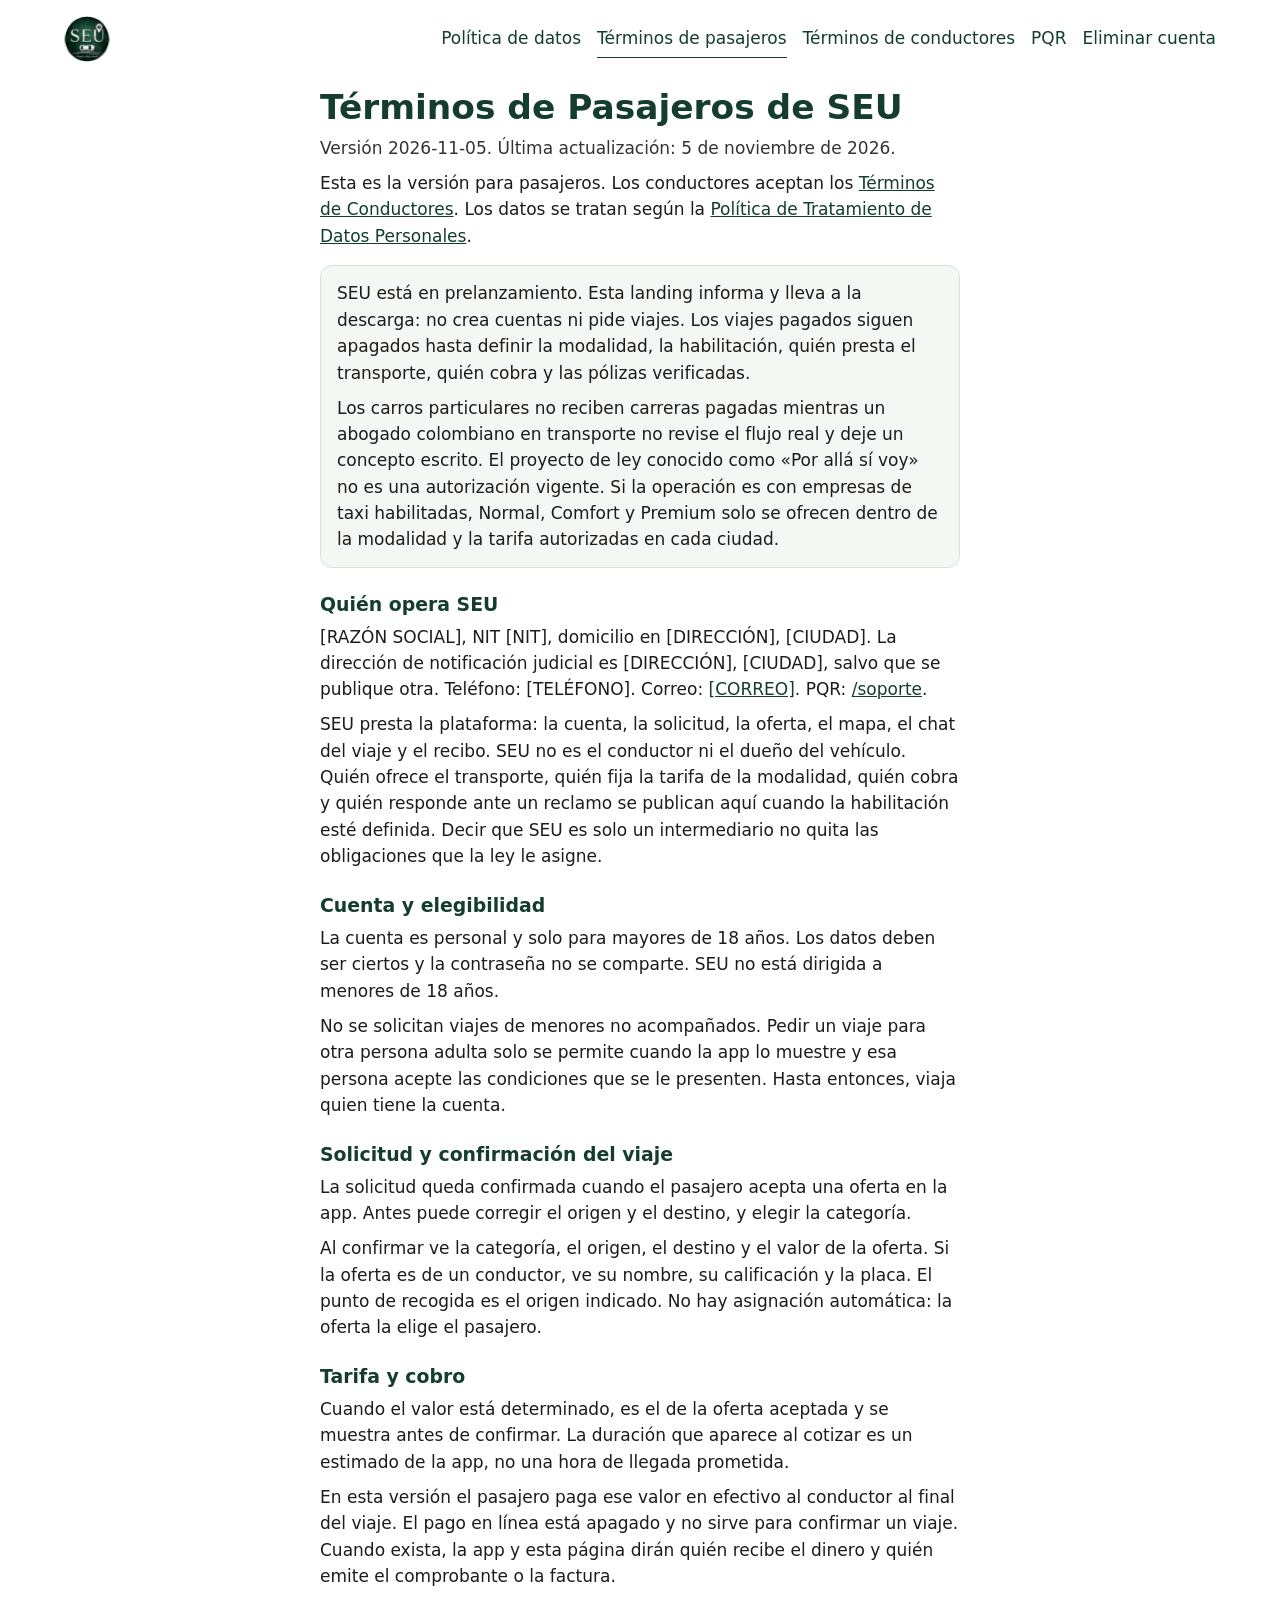
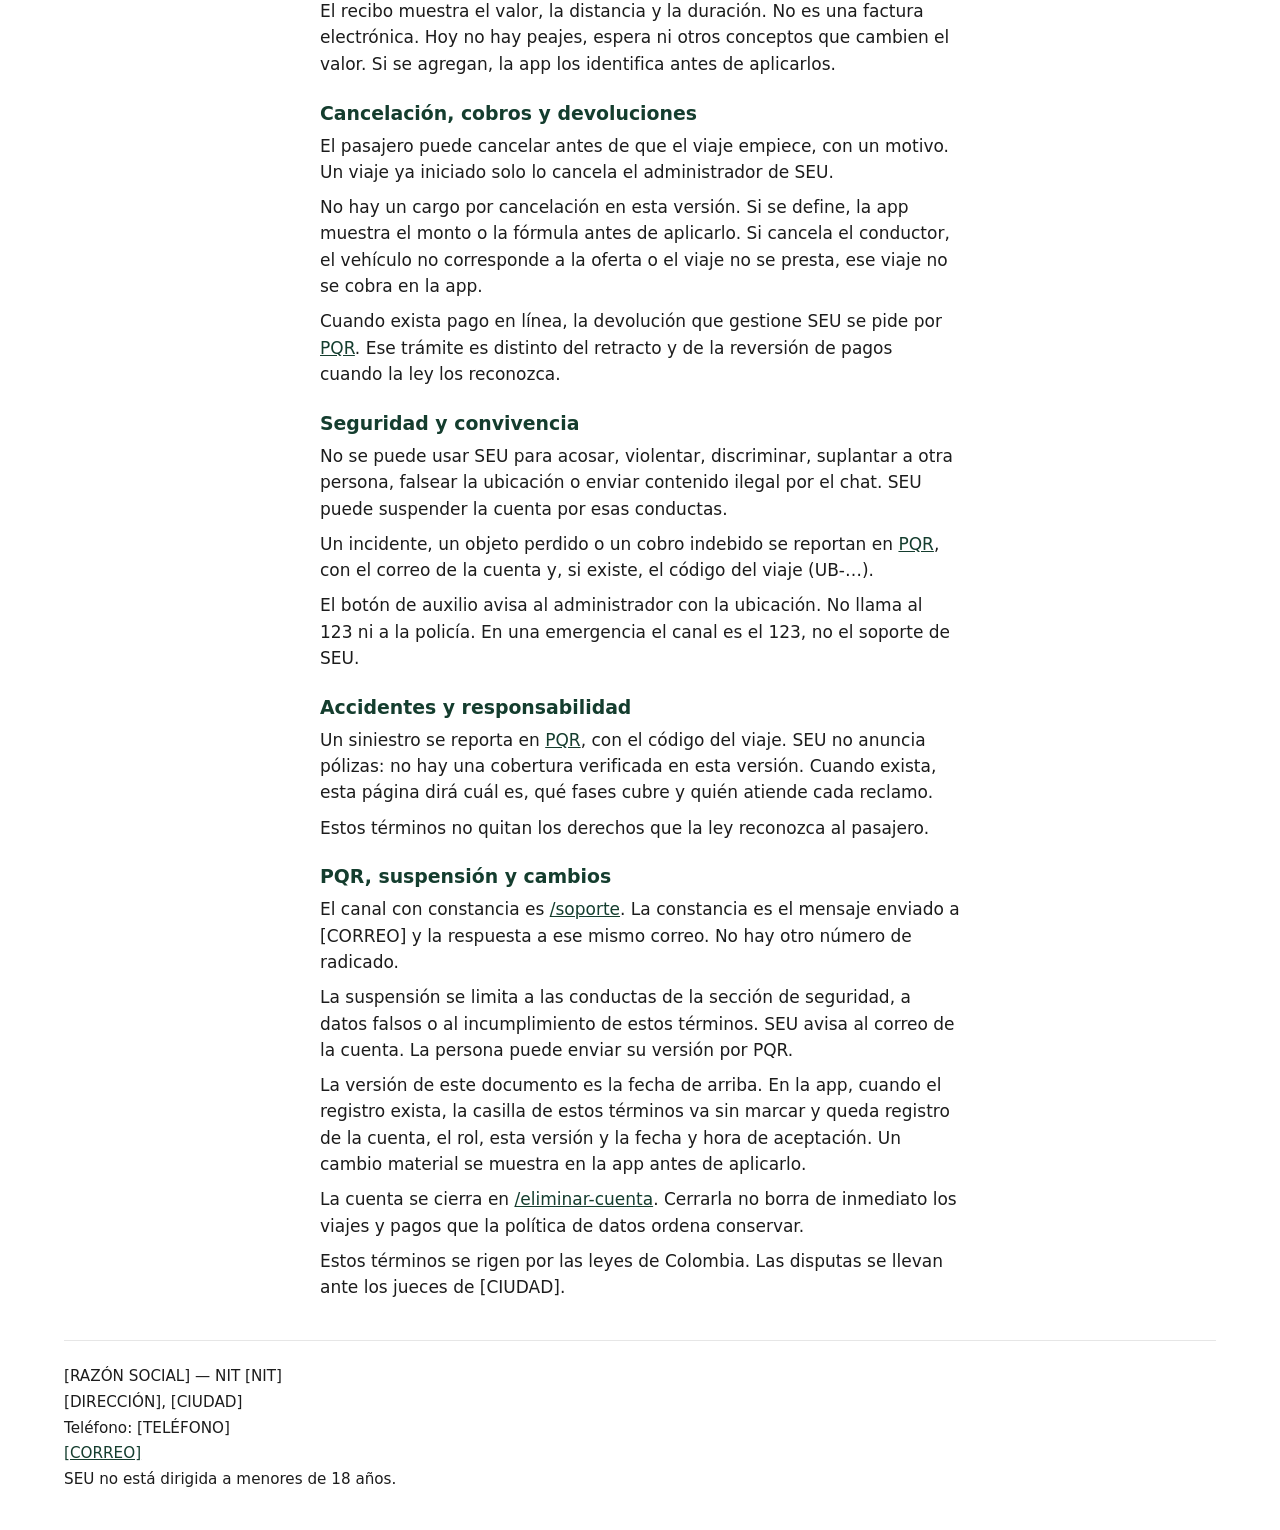
<file: terminos/index.html>
<!DOCTYPE html>
<html lang="es">
<head>
  <meta charset="utf-8">
  <meta name="viewport" content="width=device-width, initial-scale=1">
  <title>Términos de Pasajeros de SEU</title>
  <meta name="description" content="Términos de Pasajeros de SEU: cuenta, confirmación del viaje, tarifa, cancelación, seguridad y PQR.">
  <link rel="canonical" href="https://seu-landing.netlify.app/terminos">
  <link rel="icon" href="/img/logo-mark.png" type="image/png">
  <meta name="theme-color" content="#143D2E">
  <link rel="stylesheet" href="/css/site.css?v=6">
</head>
<body class="page">
  <a class="skip" href="#contenido">Saltar al contenido</a>
  <header class="header">
    <a class="brand" href="/" aria-label="SEU, ir al inicio">
      <img src="/img/logo-mark.png" alt="" width="46" height="46">
    </a>
    <nav class="nav" aria-label="Sitio">
      <a href="/privacidad">Política de datos</a>
      <a href="/terminos" aria-current="page">Términos de pasajeros</a>
      <a href="/terminos-conductores">Términos de conductores</a>
      <a href="/soporte">PQR</a>
      <a href="/eliminar-cuenta">Eliminar cuenta</a>
    </nav>
  </header>
  <main class="sheet" id="contenido">
    <h1>Términos de Pasajeros de SEU</h1>
    <p class="updated">Versión <time datetime="2026-11-05">2026-11-05</time>. Última actualización: 5 de noviembre de 2026.</p>
    <p>Esta es la versión para pasajeros. Los conductores aceptan los <a href="/terminos-conductores">Términos de Conductores</a>. Los datos se tratan según la <a href="/privacidad">Política de Tratamiento de Datos Personales</a>.</p>
    <div class="notice">
      <p>SEU está en prelanzamiento. Esta landing informa y lleva a la descarga: no crea cuentas ni pide viajes. Los viajes pagados siguen apagados hasta definir la modalidad, la habilitación, quién presta el transporte, quién cobra y las pólizas verificadas.</p>
      <p>Los carros particulares no reciben carreras pagadas mientras un abogado colombiano en transporte no revise el flujo real y deje un concepto escrito. El proyecto de ley conocido como «Por allá sí voy» no es una autorización vigente. Si la operación es con empresas de taxi habilitadas, Normal, Comfort y Premium solo se ofrecen dentro de la modalidad y la tarifa autorizadas en cada ciudad.</p>
    </div>

    <h2>Quién opera SEU</h2>
    <p>[RAZÓN SOCIAL], NIT [NIT], domicilio en [DIRECCIÓN], [CIUDAD]. La dirección de notificación judicial es [DIRECCIÓN], [CIUDAD], salvo que se publique otra. Teléfono: [TELÉFONO]. Correo: <a href="mailto:[CORREO]">[CORREO]</a>. PQR: <a href="/soporte">/soporte</a>.</p>
    <p>SEU presta la plataforma: la cuenta, la solicitud, la oferta, el mapa, el chat del viaje y el recibo. SEU no es el conductor ni el dueño del vehículo. Quién ofrece el transporte, quién fija la tarifa de la modalidad, quién cobra y quién responde ante un reclamo se publican aquí cuando la habilitación esté definida. Decir que SEU es solo un intermediario no quita las obligaciones que la ley le asigne.</p>

    <h2>Cuenta y elegibilidad</h2>
    <p>La cuenta es personal y solo para mayores de 18 años. Los datos deben ser ciertos y la contraseña no se comparte. SEU no está dirigida a menores de 18 años.</p>
    <p>No se solicitan viajes de menores no acompañados. Pedir un viaje para otra persona adulta solo se permite cuando la app lo muestre y esa persona acepte las condiciones que se le presenten. Hasta entonces, viaja quien tiene la cuenta.</p>

    <h2>Solicitud y confirmación del viaje</h2>
    <p>La solicitud queda confirmada cuando el pasajero acepta una oferta en la app. Antes puede corregir el origen y el destino, y elegir la categoría.</p>
    <p>Al confirmar ve la categoría, el origen, el destino y el valor de la oferta. Si la oferta es de un conductor, ve su nombre, su calificación y la placa. El punto de recogida es el origen indicado. No hay asignación automática: la oferta la elige el pasajero.</p>

    <h2>Tarifa y cobro</h2>
    <p>Cuando el valor está determinado, es el de la oferta aceptada y se muestra antes de confirmar. La duración que aparece al cotizar es un estimado de la app, no una hora de llegada prometida.</p>
    <p>En esta versión el pasajero paga ese valor en efectivo al conductor al final del viaje. El pago en línea está apagado y no sirve para confirmar un viaje. Cuando exista, la app y esta página dirán quién recibe el dinero y quién emite el comprobante o la factura.</p>
    <p>El recibo muestra el valor, la distancia y la duración. No es una factura electrónica. Hoy no hay peajes, espera ni otros conceptos que cambien el valor. Si se agregan, la app los identifica antes de aplicarlos.</p>

    <h2>Cancelación, cobros y devoluciones</h2>
    <p>El pasajero puede cancelar antes de que el viaje empiece, con un motivo. Un viaje ya iniciado solo lo cancela el administrador de SEU.</p>
    <p>No hay un cargo por cancelación en esta versión. Si se define, la app muestra el monto o la fórmula antes de aplicarlo. Si cancela el conductor, el vehículo no corresponde a la oferta o el viaje no se presta, ese viaje no se cobra en la app.</p>
    <p>Cuando exista pago en línea, la devolución que gestione SEU se pide por <a href="/soporte">PQR</a>. Ese trámite es distinto del retracto y de la reversión de pagos cuando la ley los reconozca.</p>

    <h2>Seguridad y convivencia</h2>
    <p>No se puede usar SEU para acosar, violentar, discriminar, suplantar a otra persona, falsear la ubicación o enviar contenido ilegal por el chat. SEU puede suspender la cuenta por esas conductas.</p>
    <p>Un incidente, un objeto perdido o un cobro indebido se reportan en <a href="/soporte">PQR</a>, con el correo de la cuenta y, si existe, el código del viaje (UB-…).</p>
    <p>El botón de auxilio avisa al administrador con la ubicación. No llama al 123 ni a la policía. En una emergencia el canal es el 123, no el soporte de SEU.</p>

    <h2>Accidentes y responsabilidad</h2>
    <p>Un siniestro se reporta en <a href="/soporte">PQR</a>, con el código del viaje. SEU no anuncia pólizas: no hay una cobertura verificada en esta versión. Cuando exista, esta página dirá cuál es, qué fases cubre y quién atiende cada reclamo.</p>
    <p>Estos términos no quitan los derechos que la ley reconozca al pasajero.</p>

    <h2>PQR, suspensión y cambios</h2>
    <p>El canal con constancia es <a href="/soporte">/soporte</a>. La constancia es el mensaje enviado a [CORREO] y la respuesta a ese mismo correo. No hay otro número de radicado.</p>
    <p>La suspensión se limita a las conductas de la sección de seguridad, a datos falsos o al incumplimiento de estos términos. SEU avisa al correo de la cuenta. La persona puede enviar su versión por PQR.</p>
    <p>La versión de este documento es la fecha de arriba. En la app, cuando el registro exista, la casilla de estos términos va sin marcar y queda registro de la cuenta, el rol, esta versión y la fecha y hora de aceptación. Un cambio material se muestra en la app antes de aplicarlo.</p>
    <p>La cuenta se cierra en <a href="/eliminar-cuenta">/eliminar-cuenta</a>. Cerrarla no borra de inmediato los viajes y pagos que la política de datos ordena conservar.</p>
    <p>Estos términos se rigen por las leyes de Colombia. Las disputas se llevan ante los jueces de [CIUDAD].</p>
  </main>
  <footer class="footer">
    <p>[RAZÓN SOCIAL] — NIT [NIT]</p>
    <p>[DIRECCIÓN], [CIUDAD]</p>
    <p>Teléfono: [TELÉFONO]</p>
    <p><a href="mailto:[CORREO]">[CORREO]</a></p>
    <p>SEU no está dirigida a menores de 18 años.</p>
  </footer>
</body>
</html>
</file>
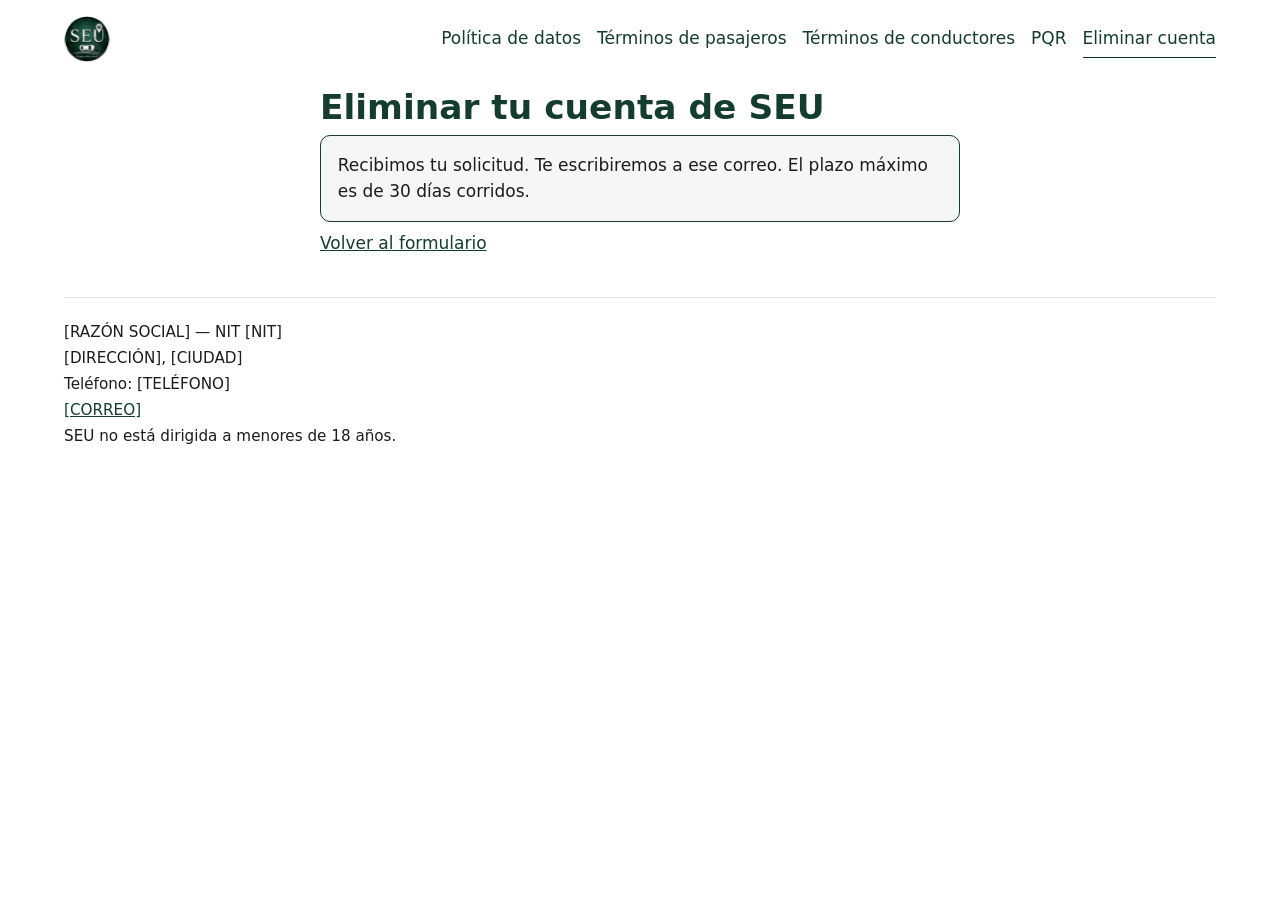
<file: eliminar-cuenta/recibido/index.html>
<!DOCTYPE html>
<html lang="es">
<head>
  <meta charset="utf-8">
  <meta name="viewport" content="width=device-width, initial-scale=1">
  <title>Solicitud recibida — SEU</title>
  <meta name="description" content="Recibimos tu solicitud para eliminar la cuenta de SEU.">
  <meta name="robots" content="noindex">
  <link rel="icon" href="/img/logo-mark.png" type="image/png">
  <meta name="theme-color" content="#143D2E">
  <link rel="stylesheet" href="/css/site.css?v=6">
</head>
<body class="page">
  <a class="skip" href="#contenido">Saltar al contenido</a>
  <header class="header">
    <a class="brand" href="/" aria-label="SEU, ir al inicio">
      <img src="/img/logo-mark.png" alt="" width="46" height="46">
    </a>
    <nav class="nav" aria-label="Sitio">
      <a href="/privacidad">Política de datos</a>
      <a href="/terminos">Términos de pasajeros</a>
      <a href="/terminos-conductores">Términos de conductores</a>
      <a href="/soporte">PQR</a>
      <a href="/eliminar-cuenta" aria-current="page">Eliminar cuenta</a>
    </nav>
  </header>
  <main class="sheet" id="contenido">
    <h1>Eliminar tu cuenta de SEU</h1>
    <p class="ok">Recibimos tu solicitud. Te escribiremos a ese correo. El plazo máximo es de 30 días corridos.</p>
    <p><a href="/eliminar-cuenta">Volver al formulario</a></p>
  </main>
  <footer class="footer">
    <p>[RAZÓN SOCIAL] — NIT [NIT]</p>
    <p>[DIRECCIÓN], [CIUDAD]</p>
    <p>Teléfono: [TELÉFONO]</p>
    <p><a href="mailto:[CORREO]">[CORREO]</a></p>
    <p>SEU no está dirigida a menores de 18 años.</p>
  </footer>
</body>
</html>
</file>
<file: css/site.css>
:root {
  --forest: #0e2a20;
  --deep: #143d2e;
  --ink: #1c1c1c;
  --paper: #f6f4ef;
  --white: #ffffff;
  --silver: #f2f4f5;
  --lime: #c8f56a;
  --line: rgba(20, 61, 46, 0.14);
  --max: 72rem;
  --read: 40rem;
}

*,
*::before,
*::after {
  box-sizing: border-box;
}

html {
  scroll-behavior: smooth;
}

body {
  margin: 0;
  color: var(--ink);
  background: var(--white);
  font-family: "Segoe UI", "Helvetica Neue", system-ui, sans-serif;
  font-size: 1.0625rem;
  line-height: 1.55;
  overflow-x: clip;
}

img {
  max-width: 100%;
  height: auto;
}

svg {
  display: block;
  overflow: hidden;
  flex: none;
}

a {
  color: inherit;
}

button,
input,
textarea {
  font: inherit;
}

[hidden] {
  display: none !important;
}

.skip {
  position: absolute;
  left: 1rem;
  top: 0;
  transform: translateY(-140%);
  background: var(--lime);
  color: var(--forest);
  padding: 0.55rem 0.8rem;
  z-index: 30;
}

.skip:focus {
  transform: none;
}

.wrap {
  width: min(var(--max), calc(100% - 2rem));
  margin-inline: auto;
}

.sr {
  position: absolute;
  width: 1px;
  height: 1px;
  padding: 0;
  margin: -1px;
  overflow: hidden;
  clip: rect(0, 0, 0, 0);
  white-space: nowrap;
  border: 0;
}

:focus-visible {
  outline: 3px solid var(--lime);
  outline-offset: 3px;
}

body.page :focus-visible {
  outline-color: var(--deep);
}

.topbar {
  position: sticky;
  top: 0;
  z-index: 20;
  background: var(--forest);
  color: var(--silver);
}

.topbar-inner {
  position: relative;
  display: flex;
  align-items: center;
  justify-content: space-between;
  gap: 1rem;
  width: min(var(--max), calc(100% - 2rem));
  margin-inline: auto;
  min-height: 4.25rem;
}

.brand {
  flex: 0 0 auto;
  border-radius: 50%;
  line-height: 0;
}

.brand img {
  width: 46px;
  height: 46px;
  border-radius: 50%;
}

.menu {
  display: flex;
  gap: 0.25rem 1.35rem;
}

.menu a {
  text-decoration: none;
  padding: 0.4rem 0;
  border-bottom: 2px solid transparent;
}

.menu a:hover {
  border-bottom-color: var(--lime);
}

.menu-btn {
  display: none;
  min-height: 44px;
  padding: 0.4rem 0.85rem;
  border: 1px solid rgba(242, 244, 245, 0.45);
  border-radius: 999px;
  background: transparent;
  color: var(--silver);
  cursor: pointer;
}

.hero,
.closing {
  background:
    radial-gradient(ellipse 70% 80% at 100% 0%, rgba(200, 245, 106, 0.14), transparent 46%),
    var(--forest);
  color: var(--silver);
}

.hero-grid {
  display: grid;
  gap: 2.25rem;
  align-items: center;
  padding: 1.5rem 0 3.5rem;
}

.kicker {
  margin: 0 0 0.8rem;
  color: var(--lime);
  font-size: 0.92rem;
  font-weight: 700;
  letter-spacing: 0.04em;
  text-transform: uppercase;
}

h1,
h2,
h3 {
  line-height: 1.12;
  font-weight: 680;
}

h1 {
  margin: 0;
  font-size: clamp(2.15rem, 6vw, 4.4rem);
  letter-spacing: -0.03em;
}

.lede {
  max-width: 36rem;
  margin: 1rem 0 0;
  font-size: 1.15rem;
  color: rgba(242, 244, 245, 0.86);
}

.actions {
  display: flex;
  flex-wrap: wrap;
  gap: 0.75rem;
  margin-top: 1.5rem;
}

.btn-primary,
.btn-ghost,
body.page .btn {
  display: inline-flex;
  align-items: center;
  justify-content: center;
  min-height: 48px;
  padding: 0.7rem 1.2rem;
  border-radius: 999px;
  text-decoration: none;
  cursor: pointer;
}

.btn-primary,
body.page .btn {
  border: 0;
  background: var(--lime);
  color: var(--forest);
  font-weight: 700;
}

.btn-primary:hover,
body.page .btn:hover {
  background: #ddff8a;
}

.btn-ghost {
  border: 1.5px solid rgba(242, 244, 245, 0.72);
  background: transparent;
  color: var(--silver);
  font-weight: 650;
}

.btn-ghost:hover {
  background: rgba(242, 244, 245, 0.08);
}

.btn-primary:focus-visible,
.btn-ghost:focus-visible {
  outline-color: var(--silver);
}

.store-note {
  margin: 0.9rem 0 0;
  color: rgba(242, 244, 245, 0.78);
}

.phone-wrap {
  justify-self: center;
  width: min(100%, 280px);
  max-width: 280px;
}

.phone {
  border: 10px solid #101614;
  border-radius: 36px;
  background: #dfe8e2;
  box-shadow: 0 24px 50px rgba(0, 0, 0, 0.28);
}

.phone-screen {
  overflow: hidden;
  border-radius: 26px;
  background: #e7f0ea;
}

.phone-map {
  position: relative;
  height: 210px;
  max-height: 210px;
  overflow: hidden;
}

.map-svg {
  width: 100%;
  height: 210px;
  max-width: 280px;
  max-height: 210px;
}

.route {
  stroke-dasharray: 7 9;
}

.sheet-card {
  margin: -2.2rem 0.75rem 0.75rem;
  position: relative;
  padding: 0.95rem 0.95rem 1rem;
  border-radius: 18px;
  background: var(--white);
  color: var(--ink);
  box-shadow: 0 10px 24px rgba(14, 42, 32, 0.12);
}

.sheet-kicker {
  margin: 0;
  color: #0f7a45;
  font-size: 0.78rem;
  font-weight: 750;
  letter-spacing: 0.06em;
  text-transform: uppercase;
}

.sheet-title {
  margin: 0.2rem 0 0.7rem;
  font-weight: 700;
}

.trip-row {
  display: flex;
  align-items: center;
  gap: 0.55rem;
  margin: 0.35rem 0;
  color: #24312c;
  font-size: 0.95rem;
}

.dot {
  width: 0.7rem;
  height: 0.7rem;
  border-radius: 50%;
  background: var(--deep);
  flex: 0 0 auto;
}

.dot.dest {
  background: var(--lime);
  box-shadow: inset 0 0 0 2px var(--forest);
}

.fake-action {
  display: block;
  margin-top: 0.75rem;
  padding: 0.55rem 0.7rem;
  border-radius: 999px;
  background: var(--forest);
  color: var(--silver);
  text-align: center;
  font-size: 0.92rem;
  font-weight: 700;
}

.illus {
  margin: 0.75rem 0 0;
  text-align: center;
  color: rgba(242, 244, 245, 0.72);
  font-size: 0.86rem;
}

.band {
  padding: 3.4rem 0;
}

.band-paper {
  background: var(--paper);
}

.band-white {
  background: var(--white);
}

.band-deep {
  background:
    radial-gradient(circle at 0 100%, rgba(200, 245, 106, 0.16), transparent 34%),
    var(--deep);
  color: var(--silver);
}

.band h2,
.closing h2 {
  margin: 0;
  font-size: clamp(1.8rem, 4vw, 3rem);
  letter-spacing: -0.03em;
}

.section-lead {
  max-width: 38rem;
  margin: 0.8rem 0 0;
  font-size: 1.08rem;
}

.steps,
.cards,
.driver-steps {
  display: grid;
  gap: 1rem;
  margin: 1.5rem 0 0;
  padding: 0;
  list-style: none;
  min-width: 0;
}

.steps > *,
.cards > *,
.driver-steps > * {
  min-width: 0;
  max-width: 100%;
}

.step,
.card,
.driver-step {
  padding: 1.15rem 1.15rem 1.25rem;
  border: 1px solid var(--line);
  border-radius: 18px;
  background: var(--white);
  overflow: hidden;
}

.band-deep .driver-step {
  background: rgba(255, 255, 255, 0.04);
  border-color: rgba(242, 244, 245, 0.16);
}

.num {
  display: inline-grid;
  place-items: center;
  width: 2.5rem;
  height: 2.5rem;
  border-radius: 999px;
  background: #e7f6df;
  color: var(--forest);
  font-weight: 700;
}

.band-deep .num {
  background: var(--lime);
  color: var(--forest);
}

.step h3,
.card h3,
.driver-step h3 {
  margin: 0.85rem 0 0.35rem;
  font-size: 1.2rem;
}

.step p,
.card p,
.driver-step p,
.note {
  margin: 0;
}

.note {
  margin-top: 1.1rem;
  color: #31423b;
}

.band-deep .note {
  color: rgba(242, 244, 245, 0.82);
}

.cards {
  align-items: stretch;
}

.vehicle {
  height: 88px;
  display: grid;
  place-items: center;
  overflow: hidden;
  border-radius: 14px;
  background: #e7f3ea;
  color: var(--forest);
}

.vehicle svg {
  width: 132px;
  height: 56px;
  max-width: 132px;
  max-height: 56px;
}

.faq details {
  border-top: 1px solid var(--line);
}

.faq details:last-of-type {
  border-bottom: 1px solid var(--line);
}

.faq summary {
  display: flex;
  align-items: center;
  justify-content: space-between;
  gap: 1rem;
  min-height: 52px;
  padding: 0.85rem 0;
  font-weight: 700;
  cursor: pointer;
  list-style: none;
}

.faq summary::-webkit-details-marker {
  display: none;
}

.faq summary::after {
  content: "+";
  color: var(--deep);
  font-size: 1.4rem;
  line-height: 1;
}

.faq details[open] summary::after {
  content: "–";
}

.faq details p {
  margin: 0 0 1rem;
  max-width: 42rem;
}

.faq a {
  color: var(--deep);
}

.city-list {
  margin: 0.6rem 0 0;
  padding-left: 1.1rem;
}

.closing {
  text-align: center;
  padding: 4.5rem 0 3.2rem;
}

.closing .lede,
.closing .store-note {
  margin-inline: auto;
}

.closing .actions {
  justify-content: center;
}

.site-footer {
  background: #0b2118;
  color: rgba(242, 244, 245, 0.82);
  padding: 1.5rem 0 2rem;
}

.legal-nav {
  display: flex;
  flex-wrap: wrap;
  gap: 0.7rem 1.2rem;
  margin-bottom: 1rem;
}

.legal-nav a {
  text-decoration: none;
  border-bottom: 1px solid transparent;
}

.legal-nav a:hover {
  border-bottom-color: var(--lime);
}

.site-footer p {
  margin: 0.15rem 0;
}

.site-footer a {
  color: var(--lime);
}

body.page {
  background: var(--white);
}

body.page .header,
body.page .footer {
  width: min(var(--max), calc(100% - 2rem));
  margin-inline: auto;
}

body.page .header {
  display: flex;
  align-items: center;
  justify-content: space-between;
  gap: 1rem;
  flex-wrap: wrap;
  padding: 1rem 0 0.4rem;
}

body.page .nav {
  display: flex;
  flex-wrap: wrap;
  justify-content: flex-end;
  gap: 0.35rem 1rem;
}

body.page .nav a {
  color: var(--deep);
  text-decoration: none;
  padding: 0.35rem 0;
  border-bottom: 1px solid transparent;
}

body.page .nav a:hover,
body.page .nav a[aria-current="page"] {
  border-bottom-color: var(--deep);
}

.sheet {
  width: min(var(--read), calc(100% - 2rem));
  margin: 1.2rem auto 0;
}

.sheet h1 {
  margin: 0 0 0.4rem;
  font-size: clamp(1.7rem, 3vw, 2.15rem);
  color: var(--deep);
  letter-spacing: 0;
}

.sheet h2 {
  margin: 1.6rem 0 0.45rem;
  font-size: 1.18rem;
  color: var(--deep);
  letter-spacing: 0;
}

.sheet p,
.sheet li {
  margin: 0.55rem 0;
}

.sheet ul {
  margin: 0.3rem 0 0.6rem;
  padding-left: 1.2rem;
}

.sheet a,
body.page .footer a {
  color: var(--deep);
}

.updated {
  margin-top: 0;
  color: #333;
}

.notice {
  margin: 1rem 0 1.2rem;
  padding: 0.9rem 1rem;
  border: 1px solid #d7e3da;
  border-radius: 12px;
  background: #f4f8f5;
}

.notice p:first-child {
  margin-top: 0;
}

.notice p:last-child {
  margin-bottom: 0;
}

body.page .footer {
  border-top: 1px solid #e6e6e6;
  margin-top: 2.5rem;
  padding: 1.3rem 0 2.2rem;
  font-size: 0.95rem;
}

body.page .footer p {
  margin: 0.15rem 0;
}

.form {
  display: grid;
  gap: 0.9rem;
  margin-top: 1.4rem;
}

.form label {
  display: grid;
  gap: 0.35rem;
  font-weight: 650;
}

.form input,
.form textarea {
  width: 100%;
  border: 1px solid var(--deep);
  border-radius: 8px;
  padding: 0.7rem 0.75rem;
  color: var(--ink);
  background: var(--white);
}

.form textarea {
  min-height: 7rem;
  resize: vertical;
}

.form input::placeholder,
.form textarea::placeholder {
  color: #5c6561;
  font-weight: 400;
}

.check {
  grid-template-columns: auto 1fr;
  align-items: start;
  gap: 0.7rem;
  font-weight: 500;
}

.check input {
  width: 1.15rem;
  height: 1.15rem;
  margin-top: 0.25rem;
}

.ok {
  margin-top: 1rem;
  padding: 1rem 1.05rem;
  border: 1px solid var(--deep);
  border-radius: 10px;
  background: #f4f7f5;
}

.hp {
  position: absolute;
  left: -10000px;
  top: auto;
  width: 1px;
  height: 1px;
  overflow: hidden;
}

.missing {
  padding: 4rem 0;
}

@media (max-width: 820px) {
  .menu-btn {
    display: inline-flex;
  }

  .menu {
    display: none;
    position: absolute;
    top: 100%;
    left: -1rem;
    right: -1rem;
    flex-direction: column;
    gap: 0;
    padding: 0.35rem 1.25rem 0.9rem;
    background: #102e24;
    border-bottom: 1px solid rgba(200, 245, 106, 0.28);
    box-shadow: 0 18px 28px rgba(0, 0, 0, 0.22);
  }

  .menu.is-open {
    display: flex;
  }

  .menu a {
    min-height: 48px;
    display: flex;
    align-items: center;
  }
}

@media (min-width: 900px) {
  .hero-grid {
    grid-template-columns: minmax(0, 1.15fr) minmax(280px, 0.85fr);
    padding: 2.5rem 0 4.5rem;
  }

  .steps,
  .cards,
  .driver-steps {
    grid-template-columns: repeat(3, minmax(0, 1fr));
    gap: 1.1rem;
  }
}

@media (prefers-reduced-motion: no-preference) {
  .route {
    animation: flow 2.8s linear infinite;
  }
}

@keyframes flow {
  to {
    stroke-dashoffset: -64;
  }
}

@media (prefers-reduced-motion: reduce) {
  html {
    scroll-behavior: auto;
  }
}

section[id] {
  scroll-margin-top: 5.2rem;
}
</file>
